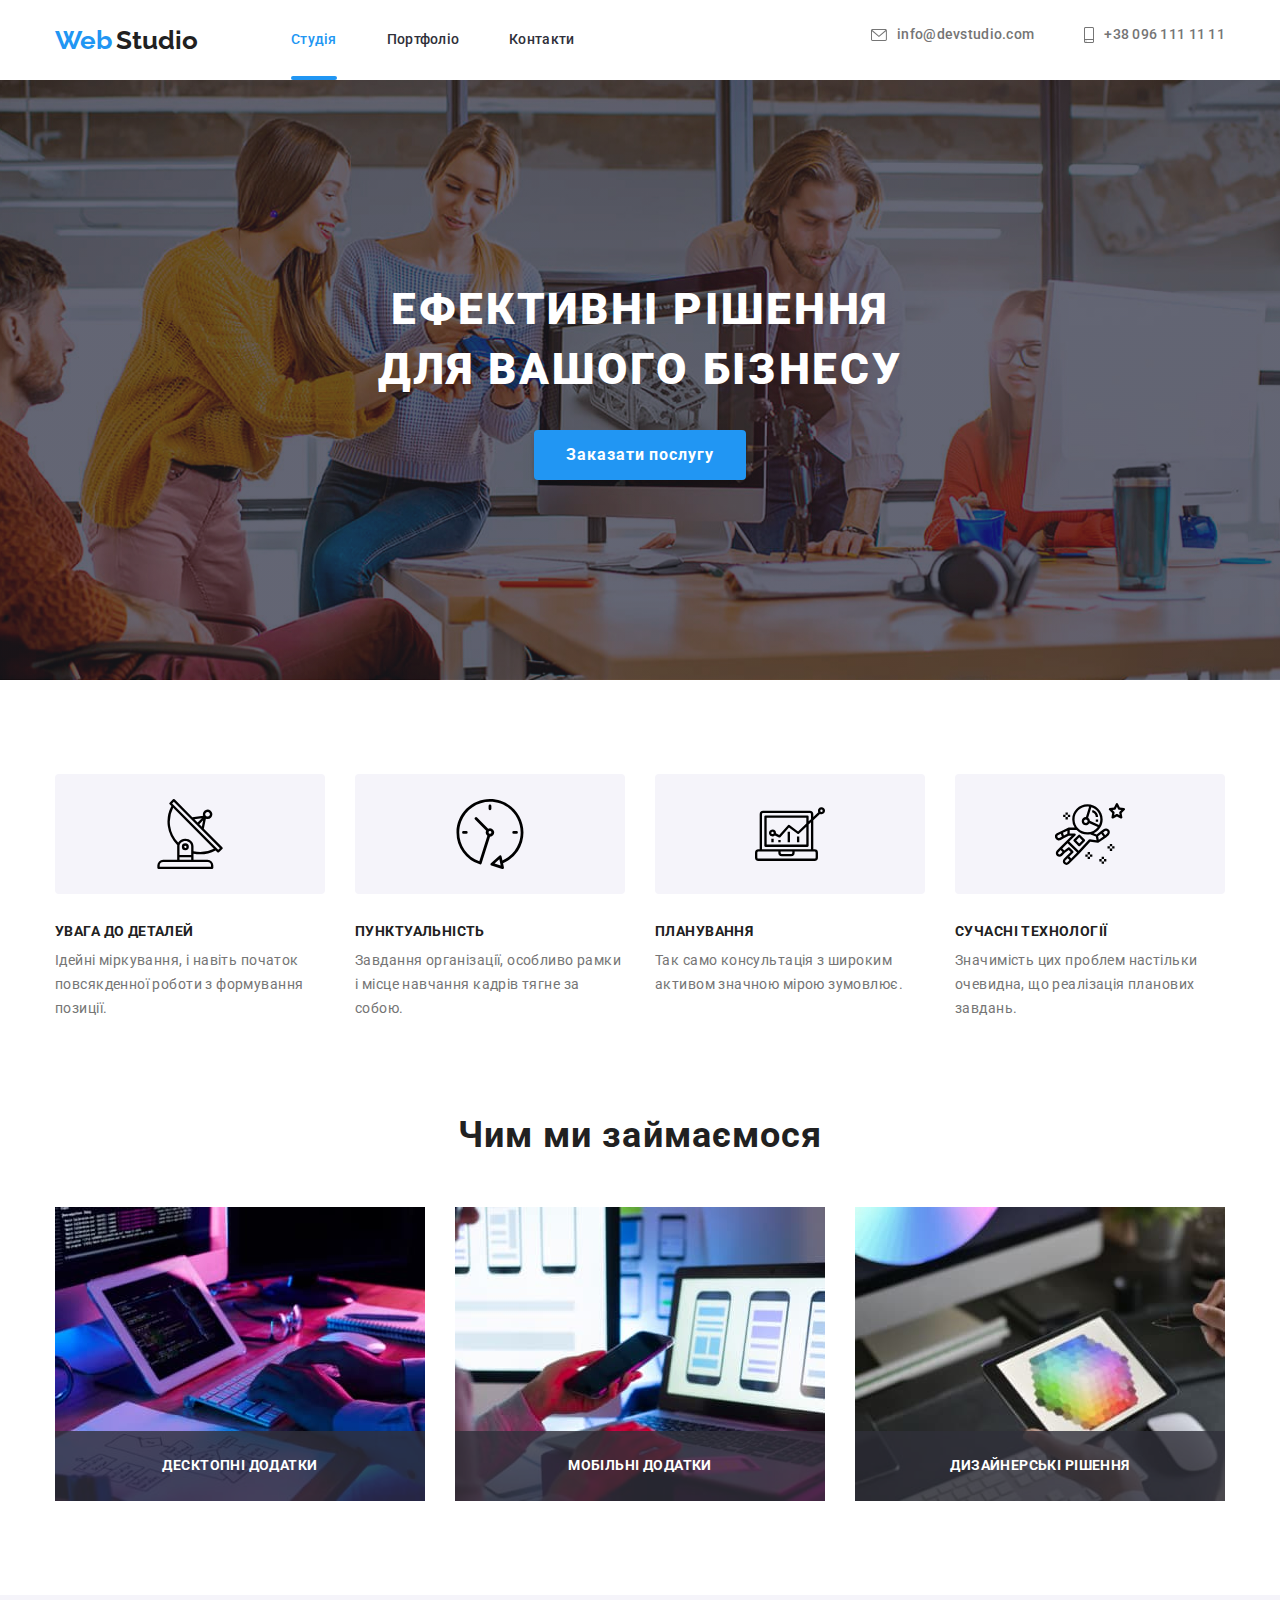
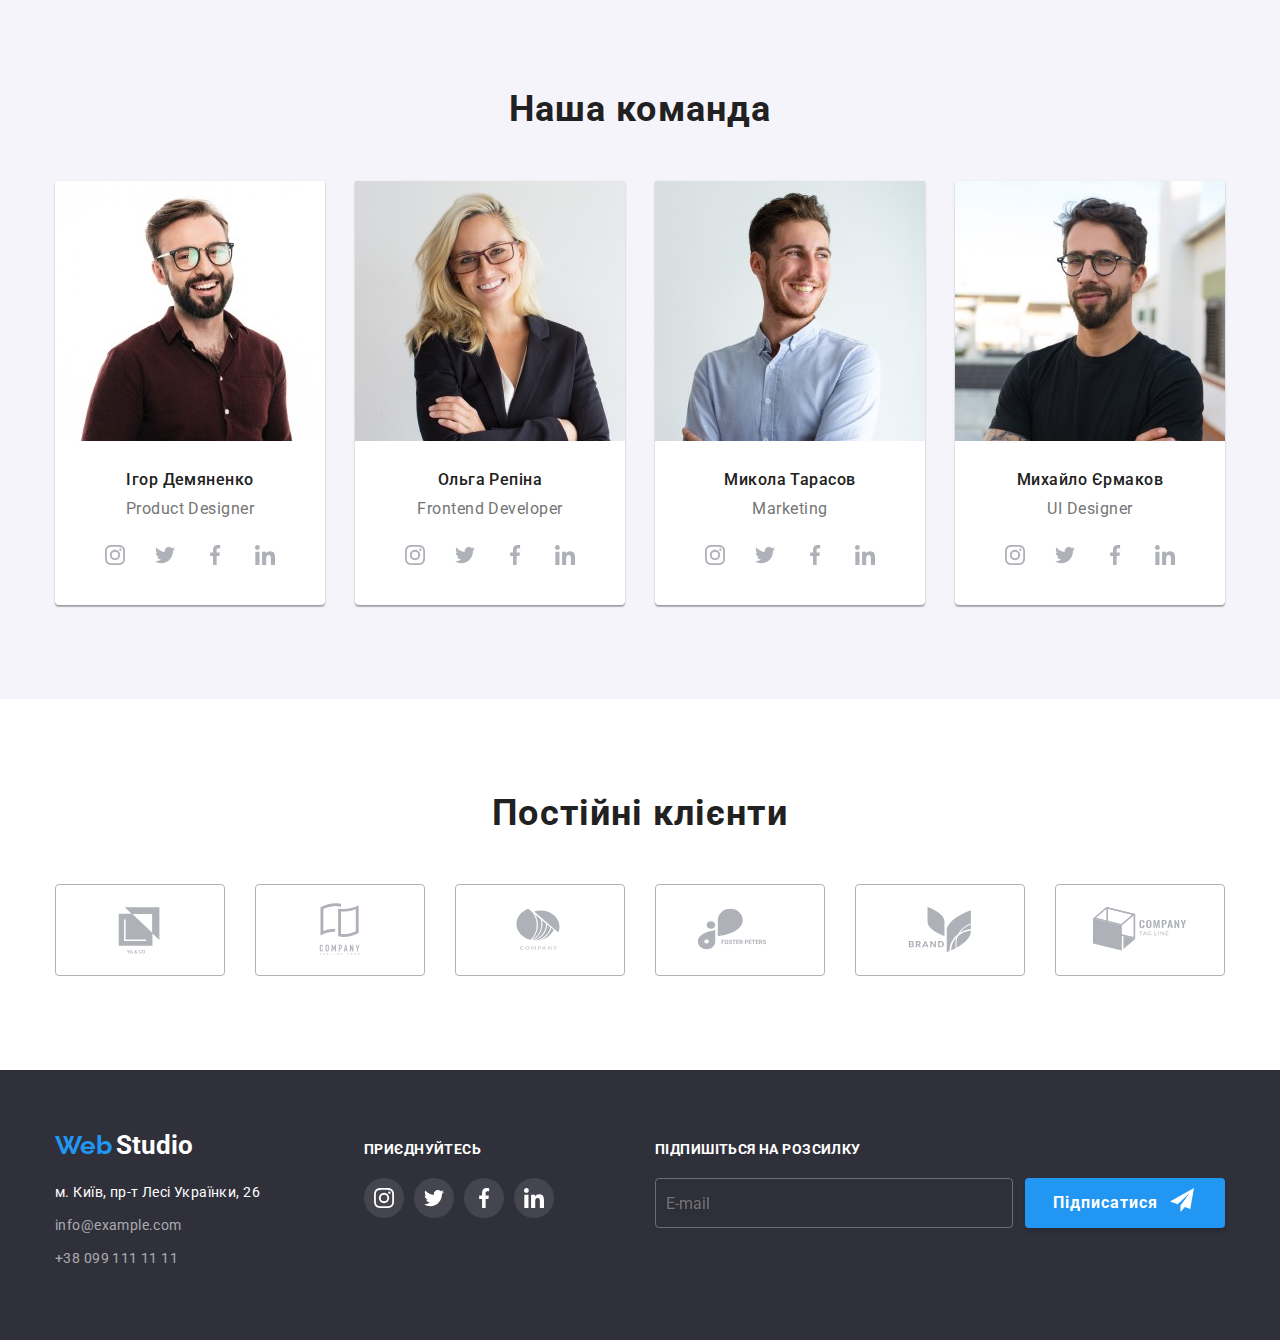
<file: index.html>
<!DOCTYPE html>
<html lang="uk">
    <head>
        <meta charset="UTF-8" />
        <meta http-equiv="X-UA-Compatible" content="IE=edge" />
        <meta name="viewport" content="width=device-width, inital-scale=1.0" />
        <title>Document</title>
        <link rel="preconnect" href="https://fonts.googleapis.com" />
        <link rel="preconnect" href="https://fonts.gstatic.com" crossorigin />
        <link
            href="https://fonts.googleapis.com/css2?family=Raleway:wght@700&family=Roboto:wght@400;500;700;900&display=swap"
            rel="stylesheet"
        />
        <link
            rel="stylesheet"
            href="https://cdnjs.cloudflare.com/ajax/libs/modern-normalize/1.0.0/modern-normalize.min.css"
        />
        <link rel="stylesheet" href="./css/main.min.css" />
    </head>

    <body>
        <header class="header">
            <div class="container header__container">
                <a href="./index.html" class="logo link">
                    <span class="logo__blue">Web</span>
                    <span class="logo__black">Studio</span>
                </a>
                <nav class="nav">
                    <ul class="nav__list list">
                        <li class="nav__item">
                            <a
                                class="nav__link nav__link--current link"
                                href="./index.html"
                                >Студія</a
                            >
                        </li>
                        <li class="nav__item">
                            <a class="link nav__link" href="./portfolio.html"
                                >Портфоліо</a
                            >
                        </li>
                        <li class="nav__item">
                            <a class="link nav__link" href="#contacts"
                                >Контакти</a
                            >
                        </li>
                    </ul>
                </nav>
                <ul class="contacts__list list">
                    <li class="contacts__item">
                        <a
                            class="contacts__link"
                            href="maito:info@devstudio.com"
                        >
                            <svg class="contacts__icon" width="16" height="12">
                                <use href="./images/icons.svg#envelope"></use>
                            </svg>
                            info@devstudio.com
                        </a>
                    </li>
                    <li class="contacts__item">
                        <a class="contacts__link" href="tel:+380961111111">
                            <svg class="contacts__icon" width="10" height="16">
                                <use href="./images/icons.svg#smartphone"></use>
                            </svg>
                            +38 096 111 11 11
                        </a>
                    </li>
                </ul>
                <button class="header__button" type="button" data-menu-open>
                    <svg class="icon" width="40" height="40">
                        <use href="./images/icons.svg#menu-button"></use>
                    </svg>
                </button>
            </div>
        </header>

        <main class="main">
            <section class="intro">
                <div class="container intro__container">
                    <h1 class="intro__title">
                        ЕФЕКТИВНІ РІШЕННЯ <br />
                        ДЛЯ ВАШОГО БІЗНЕСУ
                    </h1>
                    <button type="button" class="intro__btn" data-modal-open>
                        Заказати послугу
                    </button>
                </div>
            </section>

            <section class="about">
                <div class="container about__container">
                    <ul class="about__list list">
                        <li class="about__item">
                            <a class="about__logo">
                                <svg
                                    class="about__items"
                                    width="70"
                                    height="70"
                                >
                                    <use
                                        href="./images/icons.svg#antenna"
                                    ></use>
                                </svg>
                            </a>
                            <h3 class="about__title">Увага до деталей</h3>
                            <p class="about__description">
                                Ідейні міркування, і навіть початок повсякденної
                                роботи з формування позиції.
                            </p>
                        </li>
                        <li class="about__item">
                            <a class="about__logo"
                                ><svg
                                    class="about__items"
                                    width="70"
                                    height="70"
                                >
                                    <use href="./images/icons.svg#clock"></use>
                                </svg>
                            </a>
                            <h3 class="about__title">Пунктуальність</h3>
                            <p class="about__description">
                                Завдання організації, особливо рамки і місце
                                навчання кадрів тягне за собою.
                            </p>
                        </li>
                        <li class="about__item">
                            <a class="about__logo">
                                <svg
                                    class="about__items"
                                    width="70"
                                    height="70"
                                >
                                    <use
                                        href="./images/icons.svg#diagram"
                                    ></use>
                                </svg>
                            </a>
                            <h3 class="about__title">Планування</h3>
                            <p class="about__description">
                                Так само консультація з широким активом значною
                                мірою зумовлює.
                            </p>
                        </li>
                        <li class="about__item">
                            <a class="about__logo">
                                <svg
                                    class="about__items"
                                    width="70"
                                    height="70"
                                >
                                    <use
                                        href="./images/icons.svg#astronaut"
                                    ></use>
                                </svg>
                            </a>
                            <h3 class="about__title">Сучасні технології</h3>
                            <p class="about__description">
                                Значимість цих проблем настільки очевидна, що
                                реалізація планових завдань.
                            </p>
                        </li>
                    </ul>
                </div>
            </section>
            <section class="work">
                <div class="container work__container">
                    <h2 class="work__title">Чим ми займаємося</h2>
                    <ul class="work__list">
                        <li class="work__item">
                            <img
                                class="work__img"
                                src="images/about/layout.jpg"
                                alt="верстка"
                                width="370"
                            />
                            <div class="over__box">
                                <p class="over__text">Десктопні додатки</p>
                            </div>
                        </li>

                        <li class="work__item">
                            <img
                                class="work__img"
                                src="images/about/design.jpg"
                                alt="дизайн"
                                width="370"
                            />
                            <div class="over__box">
                                <p class="over__text">Мобільні додатки</p>
                            </div>
                        </li>

                        <li class="work__item">
                            <img
                                class="work__img"
                                src="images/about/external-design.jpg"
                                alt="зовнішнє оформлення"
                                width="370"
                            />
                            <div class="over__box">
                                <p class="over__text">Дизайнерські рішення</p>
                            </div>
                        </li>
                    </ul>
                </div>
            </section>

            <!-- Team section -->
            <section class="team">
                <div class="container team__container">
                    <h2 class="team__title">Наша команда</h2>
                    <ul class="team__list list">
                        <li class="team__item">
                            <!-- Teg picture -->
                            <picture>
                                <source
                                    media="(min-width: 1200px)"
                                    srcset="
                                        ./images/team/img-1@1x_lg.webp 1x,
                                        ./images/team/img-1@2x_lg.webp 2x
                                    "
                                    type="image/webp"
                                />
                                <source
                                    media="(min-width: 1200px)"
                                    srcset="
                                        ./images/team/img-1@1x_lg.jpg 1x,
                                        ./images/team/img-1@2x_lg.jpg 2x
                                    "
                                    type="image/jpg"
                                />
                                <source
                                    media="(min-width: 768px)"
                                    srcset="
                                        ./images/team/img-1@1x_md.webp 1x,
                                        ./images/team/img-1@2x_md.webp 2x
                                    "
                                    type="image/webp"
                                />
                                <source
                                    media="(min-width: 768px)"
                                    srcset="
                                        ./images/team/img-1@1x_md.jpg 1x,
                                        ./images/team/img-1@2x_md.jpg 2x
                                    "
                                    type="image/jpg"
                                />
                                <source
                                    media="(max-width: 767px)"
                                    srcset="
                                        ./images/team/img-1@1x_sm.webp 1x,
                                        ./images/team/img-1@2x_sm.webp 2x
                                    "
                                    type="image/webp"
                                />
                                <source
                                    media="(max-width: 767px)"
                                    srcset="
                                        ./images/team/img-1@1x_sm.jpg 1x,
                                        ./images/team/img-1@2x_sm.jpg 2x
                                    "
                                    type="image/jpg"
                                />
                                <img
                                    class="team__img"
                                    src="./images/team/img-1@1x_sm.jpg"
                                    alt="посміхаючийся хлопчина"
                                    width="100%"
                                />
                            </picture>
                            <div class="member__info">
                                <h3 class="member__title">Ігор Демяненко</h3>
                                <p class="member__description">
                                    Product Designer
                                </p>
                                <ul class="member__socials-list">
                                    <li>
                                        <a
                                            class="link member__social-link"
                                            href="https://www.instagram.com/"
                                            target="_blank"
                                            rel="noopener noreferrer"
                                        >
                                            <svg
                                                class="member__social-icon"
                                                width="20"
                                                height="20"
                                            >
                                                <use
                                                    href="./images/icons.svg#instagram"
                                                ></use>
                                            </svg>
                                        </a>
                                    </li>
                                    <li>
                                        <a
                                            class="member__social-link link"
                                            href="https://twitter.com/"
                                            target="_blank"
                                            rel="noopener noreferrer"
                                        >
                                            <svg
                                                class="member__social-icon"
                                                width="20"
                                                height="20"
                                            >
                                                <use
                                                    href="./images/icons.svg#twitter"
                                                ></use>
                                            </svg>
                                        </a>
                                    </li>
                                    <li>
                                        <a
                                            class="member__social-link link"
                                            href="https://www.facebook.com/"
                                            target="_blank"
                                            rel="noopener noreferrer"
                                        >
                                            <svg
                                                class="member__social-icon"
                                                width="20"
                                                height="20"
                                            >
                                                <use
                                                    href="./images/icons.svg#facebook"
                                                ></use>
                                            </svg>
                                        </a>
                                    </li>
                                    <li>
                                        <a
                                            class="member__social-link link"
                                            href="https://www.linkedin.com/"
                                            target="_blank"
                                            rel="noopener noreferrer"
                                        >
                                            <svg
                                                class="member__social-icon"
                                                width="20"
                                                height="20"
                                            >
                                                <use
                                                    href="./images/icons.svg#linkedin"
                                                ></use>
                                            </svg>
                                        </a>
                                    </li>
                                </ul>
                            </div>
                        </li>
                        <li class="team__item">
                            <picture>
                                <source
                                    media="(min-width: 1200px)"
                                    srcset="
                                        ./images/team/img-2@1x_lg.webp 1x,
                                        ./images/team/img-2@2x_lg.webp 2x
                                    "
                                    type="image/webp"
                                />
                                <source
                                    media="(min-width: 1200px)"
                                    srcset="
                                        ./images/team/img-2@1x_lg.jpg 1x,
                                        ./images/team/img-2@2x_lg.jpg 2x
                                    "
                                    type="image/jpg"
                                />
                                <source
                                    media="(min-width: 768px)"
                                    srcset="
                                        ./images/team/img-2@1x_md.webp 1x,
                                        ./images/team/img-2@2x_md.webp 2x
                                    "
                                    type="image/webp"
                                />
                                <source
                                    media="(min-width: 768px)"
                                    srcset="
                                        ./images/team/img-2@1x_md.jpg 1x,
                                        ./images/team/img-2@2x_md.jpg 2x
                                    "
                                    type="image/jpg"
                                />
                                <source
                                    media="(max-width: 767px)"
                                    srcset="
                                        ./images/team/img-2@1x_sm.webp 1x,
                                        ./images/team/img-2@2x_sm.webp 2x
                                    "
                                    type="image/webp"
                                />
                                <source
                                    media="(max-width: 767px)"
                                    srcset="
                                        ./images/team/img-2@1x_sm.jpg 1x,
                                        ./images/team/img-2@2x_sm.jpg 2x
                                    "
                                    type="image/jpg"
                                />
                                <img
                                    class="team__img"
                                    src="./images/team/img-2@1x_sm.jpg"
                                    alt="красива дівчина"
                                    width="100%"
                                />
                            </picture>
                            <div class="member__info">
                                <h3 class="member__title">Ольга Репіна</h3>
                                <p class="member__description">
                                    Frontend Developer
                                </p>
                                <ul class="member__socials-list">
                                    <li>
                                        <a
                                            class="member__social-link link"
                                            href="https://www.instagram.com/"
                                            target="_blank"
                                            rel="noopener noreferrer"
                                        >
                                            <svg
                                                class="member__social-icon"
                                                width="20"
                                                height="20"
                                            >
                                                <use
                                                    href="./images/icons.svg#instagram"
                                                ></use>
                                            </svg>
                                        </a>
                                    </li>
                                    <li>
                                        <a
                                            class="member__social-link link"
                                            href="https://twitter.com/"
                                            target="_blank"
                                            rel="noopener noreferrer"
                                        >
                                            <svg
                                                class="member__social-icon"
                                                width="20"
                                                height="20"
                                            >
                                                <use
                                                    href="./images/icons.svg#twitter"
                                                ></use>
                                            </svg>
                                        </a>
                                    </li>
                                    <li>
                                        <a
                                            class="member__social-link link"
                                            href="https://www.facebook.com/"
                                            target="_blank"
                                            rel="noopener noreferrer"
                                        >
                                            <svg
                                                class="member__social-icon"
                                                width="20"
                                                height="20"
                                            >
                                                <use
                                                    href="./images/icons.svg#facebook"
                                                ></use>
                                            </svg>
                                        </a>
                                    </li>
                                    <li>
                                        <a
                                            class="member__social-link link"
                                            href="https://www.linkedin.com/"
                                            target="_blank"
                                            rel="noopener noreferrer"
                                        >
                                            <svg
                                                class="member__social-icon"
                                                width="20"
                                                height="20"
                                            >
                                                <use
                                                    href="./images/icons.svg#linkedin"
                                                ></use>
                                            </svg>
                                        </a>
                                    </li>
                                </ul>
                            </div>
                        </li>
                        <li class="team__item">
                            <picture>
                                <source
                                    media="(min-width: 1200px)"
                                    srcset="
                                        ./images/team/img-3@1x_lg.webp 1x,
                                        ./images/team/img-3@2x_lg.webp 2x
                                    "
                                    type="image/webp"
                                />
                                <source
                                    media="(min-width: 1200px)"
                                    srcset="
                                        ./images/team/img-3@1x_lg.jpg 1x,
                                        ./images/team/img-3@2x_lg.jpg 2x
                                    "
                                    type="image/jpg"
                                />
                                <source
                                    media="(min-width: 768px)"
                                    srcset="
                                        ./images/team/img-3@1x_md.webp 1x,
                                        ./images/team/img-3@2x_md.webp 2x
                                    "
                                    type="image/webp"
                                />
                                <source
                                    media="(min-width: 768px)"
                                    srcset="
                                        ./images/team/img-3@1x_md.jpg 1x,
                                        ./images/team/img-3@2x_md.jpg 2x
                                    "
                                    type="image/jpg"
                                />
                                <source
                                    media="(max-width: 767px)"
                                    srcset="
                                        ./images/team/img-3@1x_sm.webp 1x,
                                        ./images/team/img-3@2x_sm.webp 2x
                                    "
                                    type="image/webp"
                                />
                                <source
                                    media="(max-width: 767px)"
                                    srcset="
                                        ./images/team/img-3@1x_sm.jpg 1x,
                                        ./images/team/img-3@2x_sm.jpg 2x
                                    "
                                    type="image/jpg"
                                />
                                <img
                                    class="team__img"
                                    src="./images/team/img-3@1x_sm.jpg"
                                    alt="хлопець в голубій сорочці"
                                    width="100%"
                                />
                            </picture>
                            <div class="member__info">
                                <h3 class="member__title">Микола Тарасов</h3>
                                <p class="member__description">Marketing</p>
                                <ul class="member__socials-list">
                                    <li>
                                        <a
                                            class="member__social-link link"
                                            href="https://www.instagram.com/"
                                            target="_blank"
                                            rel="noopener noreferrer"
                                        >
                                            <svg
                                                class="member__social-icon"
                                                width="20"
                                                height="20"
                                            >
                                                <use
                                                    href="./images/icons.svg#instagram"
                                                ></use>
                                            </svg>
                                        </a>
                                    </li>
                                    <li>
                                        <a
                                            class="member__social-link link"
                                            href="https://twitter.com/"
                                            target="_blank"
                                            rel="noopener noreferrer"
                                        >
                                            <svg
                                                class="member__social-icon"
                                                width="20"
                                                height="20"
                                            >
                                                <use
                                                    href="./images/icons.svg#twitter"
                                                ></use>
                                            </svg>
                                        </a>
                                    </li>
                                    <li>
                                        <a
                                            class="member__social-link link"
                                            href="https://www.facebook.com/"
                                            target="_blank"
                                            rel="noopener noreferrer"
                                        >
                                            <svg
                                                class="member__social-icon"
                                                width="20"
                                                height="20"
                                            >
                                                <use
                                                    href="./images/icons.svg#facebook"
                                                ></use>
                                            </svg>
                                        </a>
                                    </li>
                                    <li>
                                        <a
                                            class="member__social-link link"
                                            href="https://www.linkedin.com/"
                                            target="_blank"
                                            rel="noopener noreferrer"
                                        >
                                            <svg
                                                class="member__social-icon"
                                                width="20"
                                                height="20"
                                            >
                                                <use
                                                    href="./images/icons.svg#linkedin"
                                                ></use>
                                            </svg>
                                        </a>
                                    </li>
                                </ul>
                            </div>
                        </li>
                        <li class="team__item">
                            <picture>
                                <source
                                    media="(min-width: 1200px)"
                                    srcset="
                                        ./images/team/img-4@1x_lg.webp 1x,
                                        ./images/team/img-4@2x_lg.webp 2x
                                    "
                                    type="image/webp"
                                />
                                <source
                                    media="(min-width: 1200px)"
                                    srcset="
                                        ./images/team/img-4@1x_lg.jpg 1x,
                                        ./images/team/img-4@2x_lg.jpg 2x
                                    "
                                    type="image/jpg"
                                />
                                <source
                                    media="(min-width: 768px)"
                                    srcset="
                                        ./images/team/img-4@1x_md.webp 1x,
                                        ./images/team/img-4@2x_md.webp 2x
                                    "
                                    type="image/webp"
                                />
                                <source
                                    media="(min-width: 768px)"
                                    srcset="
                                        ./images/team/img-4@1x_md.jpg 1x,
                                        ./images/team/img-4@2x_md.jpg 2x
                                    "
                                    type="image/jpg"
                                />
                                <source
                                    media="(max-width: 767px)"
                                    srcset="
                                        ./images/team/img-4@1x_sm.webp 1x,
                                        ./images/team/img-4@2x_sm.webp 2x
                                    "
                                    type="image/webp"
                                />
                                <source
                                    media="(max-width: 767px)"
                                    srcset="
                                        ./images/team/img-4@1x_sm.jpg 1x,
                                        ./images/team/img-4@2x_sm.jpg 2x
                                    "
                                    type="image/jpg"
                                />
                                <img
                                    class="team__img"
                                    src="./images/team/img-4@1x_sm.jpg"
                                    alt="хлопець в чорній футболці"
                                    width="100%"
                                />
                            </picture>
                            <div class="member__info">
                                <h3 class="member__title">Михайло Єрмаков</h3>
                                <p class="member__description">UI Designer</p>
                                <ul class="member__socials-list">
                                    <li>
                                        <a
                                            class="member__social-link link"
                                            href="https://www.instagram.com/"
                                            target="_blank"
                                            rel="noopener noreferrer"
                                        >
                                            <svg
                                                class="member__social-icon"
                                                width="20"
                                                height="20"
                                            >
                                                <use
                                                    href="./images/icons.svg#instagram"
                                                ></use>
                                            </svg>
                                        </a>
                                    </li>
                                    <li>
                                        <a
                                            class="member__social-link link"
                                            href="https://twitter.com/"
                                            target="_blank"
                                            rel="noopener noreferrer"
                                        >
                                            <svg
                                                class="member__social-icon"
                                                width="20"
                                                height="20"
                                            >
                                                <use
                                                    href="./images/icons.svg#twitter"
                                                ></use>
                                            </svg>
                                        </a>
                                    </li>
                                    <li>
                                        <a
                                            class="member__social-link link"
                                            href="https://www.facebook.com/"
                                            target="_blank"
                                            rel="noopener noreferrer"
                                        >
                                            <svg
                                                class="member__social-icon"
                                                width="20"
                                                height="20"
                                            >
                                                <use
                                                    href="./images/icons.svg#facebook"
                                                ></use>
                                            </svg>
                                        </a>
                                    </li>
                                    <li>
                                        <a
                                            class="member__social-link link"
                                            href="https://www.linkedin.com/"
                                            target="_blank"
                                            rel="noopener noreferrer"
                                        >
                                            <svg
                                                class="member__social-icon"
                                                width="20"
                                                height="20"
                                            >
                                                <use
                                                    href="./images/icons.svg#linkedin"
                                                ></use>
                                            </svg>
                                        </a>
                                    </li>
                                </ul>
                            </div>
                        </li>
                    </ul>
                </div>
            </section>

            <!-- Clients section -->
            <section class="clients">
                <div class="clients__container container">
                    <h2 class="clients__title">Постійні клієнти</h2>
                    <ul class="clients__list">
                        <li class="clients__item">
                            <a
                                class="clients__link link"
                                href=""
                                target="_blank"
                                rel="noopener noreferrer"
                            >
                                <svg
                                    class="clients__icon"
                                    width="106"
                                    height="60"
                                >
                                    <use href="./images/icons.svg#logo"></use>
                                </svg>
                            </a>
                        </li>
                        <li class="clients__item">
                            <a
                                class="clients__link link"
                                href=""
                                target="_blank"
                                rel="noopener noreferrer"
                            >
                                <svg
                                    class="clients__icon"
                                    width="106"
                                    height="60"
                                >
                                    <use href="./images/icons.svg#logo-1"></use>
                                </svg>
                            </a>
                        </li>
                        <li class="clients__item">
                            <a
                                class="clients__link link"
                                href=""
                                target="_blank"
                                rel="noopener noreferrer"
                            >
                                <svg
                                    class="clients__icon"
                                    width="106"
                                    height="60"
                                >
                                    <use href="./images/icons.svg#logo-2"></use>
                                </svg>
                            </a>
                        </li>
                        <li class="clients__item">
                            <a
                                class="clients__link link"
                                href=""
                                target="_blank"
                                rel="noopener noreferrer"
                            >
                                <svg
                                    class="clients__icon"
                                    width="106"
                                    height="60"
                                >
                                    <use href="./images/icons.svg#logo-3"></use>
                                </svg>
                            </a>
                        </li>
                        <li class="clients__item">
                            <a
                                class="clients__link link"
                                href=""
                                target="_blank"
                                rel="noopener noreferrer"
                            >
                                <svg
                                    class="clients__icon"
                                    width="106"
                                    height="60"
                                >
                                    <use href="./images/icons.svg#logo-4"></use>
                                </svg>
                            </a>
                        </li>
                        <li class="clients__item">
                            <a
                                class="clients__link link"
                                href=""
                                target="_blank"
                                rel="noopener noreferrer"
                            >
                                <svg
                                    class="clients__icon"
                                    width="106"
                                    height="60"
                                >
                                    <use href="./images/icons.svg#logo-5"></use>
                                </svg>
                            </a>
                        </li>
                    </ul>
                </div>
            </section>
        </main>

        <!-- Footer section -->
        <footer class="footer">
            <div class="container footer__container">
                <div class="footer__contacts">
                    <a href="./index.html" class="logo link">
                        <span class="logo__blue">Web</span>
                        <span class="logo__white">Studio</span>
                    </a>
                    <address class="footer__address">
                        <ul class="footer__address-list list">
                            <li class="footer__address-item">
                                <a
                                    class="link footer__address-link"
                                    href="https://goo.gl/maps/iQmKH1w8t5VS9SMZ7"
                                    target="_blank"
                                    rel="noopener noferrer"
                                    >м. Київ, пр-т Лесі Українки, 26</a
                                >
                            </li>
                            <li class="footer__address-item">
                                <a
                                    class="footer__address-contact link"
                                    href="mailto:info@example.com"
                                    >info@example.com</a
                                >
                            </li>
                            <li class="footer__address-item">
                                <a
                                    class="footer__address-contact link"
                                    href="tel:+380991111111"
                                    >+38 099 111 11 11</a
                                >
                            </li>
                        </ul>
                    </address>
                </div>
                <div class="footer__socials">
                    <h2 class="footer__socials-title">приєднуйтесь</h2>
                    <ul class="footer__socials-list">
                        <li class="footer__socials-link">
                            <a
                                class="footer__social-link link"
                                href="https://www.instagram.com/"
                                target="_blank"
                                rel="noopener noreferrer"
                            >
                                <svg
                                    class="footer__social-icon"
                                    width="20"
                                    height="20"
                                >
                                    <use
                                        href="./images/icons.svg#instagram"
                                    ></use>
                                </svg>
                            </a>
                        </li>
                        <li>
                            <a
                                class="footer__social-link link"
                                href="https://twitter.com/"
                                target="_blank"
                                rel="noopener noreferrer"
                            >
                                <svg
                                    class="footer__social-icon"
                                    width="20"
                                    height="20"
                                >
                                    <use
                                        href="./images/icons.svg#twitter"
                                    ></use>
                                </svg>
                            </a>
                        </li>
                        <li>
                            <a
                                class="footer__social-link link"
                                href="https://www.facebook.com/"
                                target="_blank"
                                rel="noopener noreferrer"
                            >
                                <svg
                                    class="footer__social-icon"
                                    width="20"
                                    height="20"
                                >
                                    <use
                                        href="./images/icons.svg#facebook"
                                    ></use>
                                </svg>
                            </a>
                        </li>
                        <li>
                            <a
                                class="footer__social-link link"
                                href="https://www.linkedin.com/"
                                target="_blank"
                                rel="noopener noreferrer"
                            >
                                <svg
                                    class="footer__social-icon"
                                    width="20"
                                    height="20"
                                >
                                    <use
                                        href="./images/icons.svg#linkedin"
                                    ></use>
                                </svg>
                            </a>
                        </li>
                    </ul>
                </div>
                <form class="footer__form">
                    <h3 class="footer__title">Підпишіться на розсилку</h3>
                    <ul class="footer__subscribe list">
                        <li>
                            <label class="footer__subscribe-label">
                                <input
                                    class="footer__subscribe-input"
                                    type="email"
                                    name="user-email"
                                    placeholder="E-mail"
                                />
                            </label>
                        </li>
                        <li>
                            <button class="footer__subscribe-btn">
                                Підписатися
                                <svg
                                    class="footer__subscribe-btn-icon"
                                    width="24"
                                    height="24"
                                >
                                    <use href="./images/icons.svg#send"></use>
                                </svg>
                            </button>
                        </li>
                    </ul>
                </form>
            </div>
        </footer>
        <!--Modal window-->
        <div class="backdrop is-hidden" data-modal>
            <div class="modal">
                <button class="modal__btn" data-modal-close>
                    <svg class="modal__icon" width="11" height="11">
                        <use href="./images/icons.svg#close"></use>
                    </svg>
                </button>

                <form class="register__form">
                    <strong class="register__title"
                        >Залиште свої дані, ми вам передзвонимо</strong
                    >
                    <div class="register__form-group" role="group">
                        <label class="register__group">
                            <span class="register__label">Ім'я</span>
                            <input
                                class="register__input"
                                type="text"
                                name="user-name"
                            />
                            <svg class="register__icon" width="18" height="18">
                                <use href="./images/icons.svg#person"></use>
                            </svg>
                        </label>
                        <label class="register__group">
                            <span class="register__label">Телефон</span>
                            <input
                                class="register__input"
                                type="tel"
                                name="user-tel"
                            />
                            <svg class="register__icon" width="18" height="18">
                                <use href="./images/icons.svg#phone"></use>
                            </svg>
                        </label>
                        <label class="register__group">
                            <span class="register__label">Пошта</span>
                            <input
                                class="register__input"
                                type="email"
                                name="user-email"
                            />
                            <svg class="register__icon" width="18" height="18">
                                <use href="./images/icons.svg#email"></use>
                            </svg>
                        </label>
                        <label class="register__group">
                            <span class="register__label">Коментар</span>
                            <textarea
                                class="register__area"
                                name="user-coment"
                                rows="5"
                                placeholder="Введіть текст"
                            ></textarea>
                        </label>
                    </div>

                    <label class="checkbox__label">
                        <input
                            class="checkbox__input visually-hidden"
                            type="checkbox"
                            name="user-license"
                        />
                        <svg class="checkbox__icon" width="16" height="15">
                            <use
                                class="checkbox__icon--uncheck"
                                href="./images/icons.svg#uncheck"
                            ></use>
                            <use
                                class="checkbox__icon--check"
                                href="./images/icons.svg#check"
                            ></use>
                        </svg>
                        <span class="checkbox__text"
                            >Погоджуюся з розсилкою та приймаю
                            <a class="checkbox__link" href="">Умови договору</a>
                        </span>
                    </label>
                    <button class="checkbox__btn" type="submit">
                        Відправити
                    </button>
                </form>
            </div>
        </div>

        <!-- Mobile menu -->
        <div class="menu-overlay is-open" data-menu>
            <div class="menu-container">
                <button class="menu-button" type="button" data-menu-close>
                    <svg class="menu-icon" width="40px" height="40px">
                        <use href="./images/icons.svg#menu-close"></use>
                    </svg>
                </button>
                <ul class="menu__list list">
                    <li class="menu__item item">
                        <a
                            class="menu__link menu__link--current link"
                            href="./index.html"
                            >Студія</a
                        >
                    </li>
                    <li class="menu__item item">
                        <a class="menu__link link" href="./portfolio.html"
                            >Портфоліо</a
                        >
                    </li>
                    <li class="menu__item item">
                        <a class="menu__link link" href="#contacts">Контакти</a>
                    </li>
                </ul>
                <ul class="menu__contact-list list">
                    <li class="menu__contact-item">
                        <a
                            class="menu__contact-phone link"
                            href="tel:+380961111111"
                            >+38 096 111 11 11</a
                        >
                    </li>
                    <li class="menu__contact-item">
                        <a
                            class="menu__contact-email link"
                            href="email:info@devstudio.com"
                            >info@devstudio.com</a
                        >
                    </li>
                </ul>
                <ul class="menu__socials-list list">
                    <li class="menu__socials-item">
                        <a
                            class="menu__socials-link link"
                            href="https://www.instagram.com/"
                            >Instagram</a
                        >
                    </li>
                    <li class="menu__socials-item">
                        <a
                            class="menu__socials-link link"
                            href="https://twitter.com"
                            >Twitter</a
                        >
                    </li>
                    <li class="menu__socials-item">
                        <a
                            class="menu__socials-link link"
                            href="https://www.facebook.com/"
                            >Facebook</a
                        >
                    </li>
                    <li class="menu__socials-item">
                        <a
                            class="menu__socials-link link"
                            href="https://www.linkedin.com"
                            >LinkedIn</a
                        >
                    </li>
                </ul>
            </div>
        </div>
        <script src="./js/modal.js"></script>
        <script src="./js/mobile-menu.js"></script>
    </body>
</html>
</file>
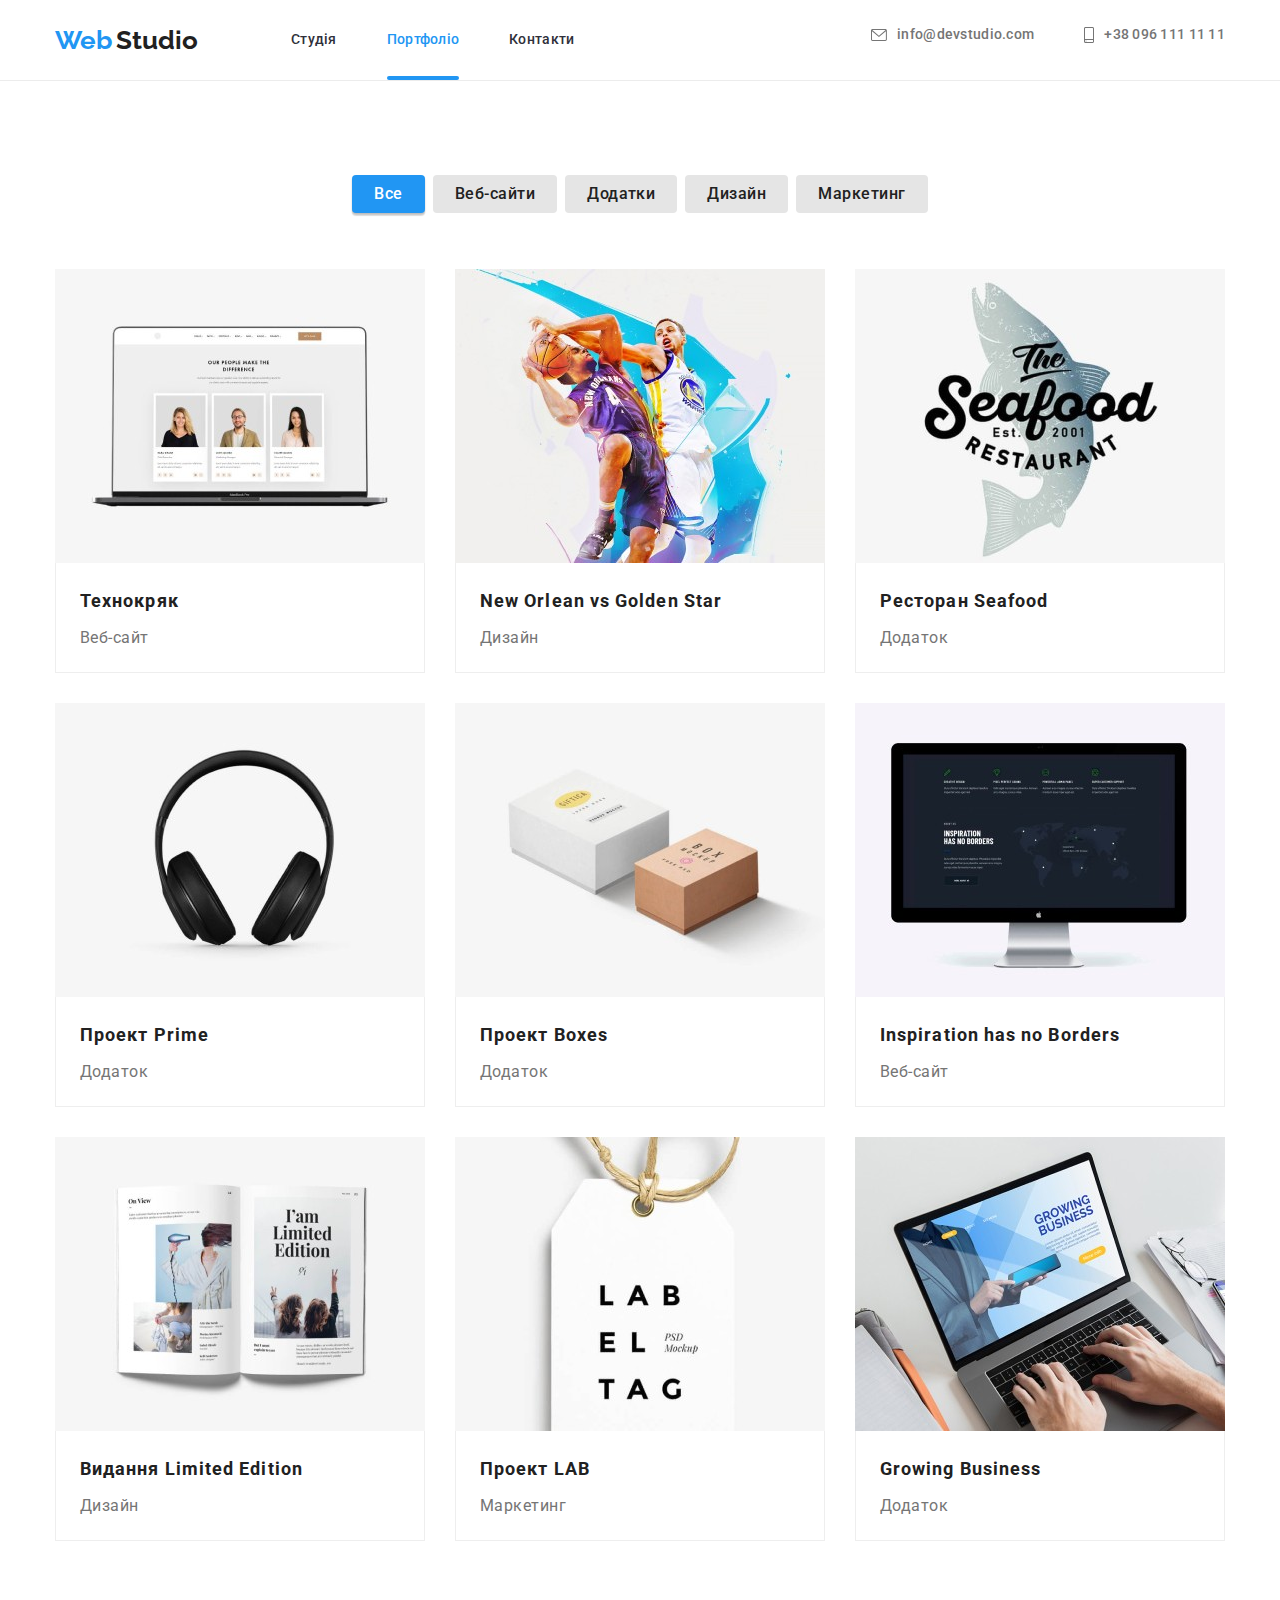
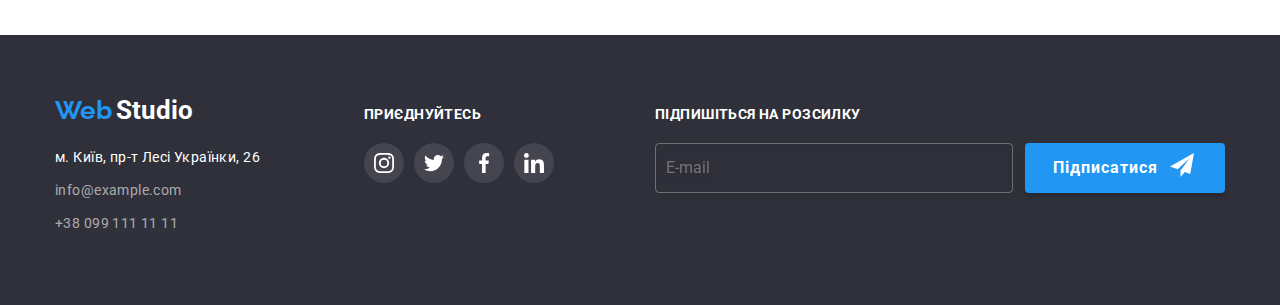
<file: portfolio.html>
<!DOCTYPE html>
<html lang="uk">
    <head>
        <meta charset="UTF-8" />
        <meta http-equiv="X-UA-Compatible" content="IE=edge" />
        <meta name="viewport" content="width=device-width, inital-scale=1.0" />
        <title>Document</title>
        <link rel="preconnect" href="https://fonts.googleapis.com" />
        <link rel="preconnect" href="https://fonts.gstatic.com" crossorigin />
        <link
            href="https://fonts.googleapis.com/css2?family=Raleway:wght@700&family=Roboto:wght@400;500;700;900&display=swap"
            rel="stylesheet"
        />
        <link
            rel="stylesheet"
            href="https://cdnjs.cloudflare.com/ajax/libs/modern-normalize/1.0.0/modern-normalize.min.css"
        />
        <link rel="stylesheet" href="./css/main.min.css" />
    </head>

    <body>
        <header class="header border">
            <div class="container header__container">
                <a href="./index.html" class="logo link">
                    <span class="logo__blue">Web</span>
                    <span class="logo__black">Studio</span>
                </a>
                <nav class="nav">
                    <ul class="nav__list list">
                        <li class="nav__item">
                            <a class="nav__link link" href="./index.html"
                                >Студія</a
                            >
                        </li>
                        <li class="nav__item">
                            <a
                                class="link nav__link nav__link--current"
                                href="./portfolio.html"
                                >Портфоліо</a
                            >
                        </li>
                        <li class="nav__item">
                            <a class="link nav__link" href="#contacts"
                                >Контакти</a
                            >
                        </li>
                    </ul>
                </nav>
                <ul class="contacts__list list">
                    <li class="contacts__item">
                        <a
                            class="contacts__link"
                            href="maito:info@devstudio.com"
                        >
                            <svg class="contacts__icon" width="16" height="12">
                                <use href="./images/icons.svg#envelope"></use>
                            </svg>
                            info@devstudio.com
                        </a>
                    </li>
                    <li class="contacts__item">
                        <a class="contacts__link" href="tel:+380961111111">
                            <svg class="contacts__icon" width="10" height="16">
                                <use href="./images/icons.svg#smartphone"></use>
                            </svg>
                            +38 096 111 11 11
                        </a>
                    </li>
                </ul>
                <button class="header__button" type="button" data-menu-open>
                    <svg class="icon" width="40" height="40">
                        <use href="./images/icons.svg#menu-button"></use>
                    </svg>
                </button>
            </div>
        </header>

        <main>
            <!--Hero section-->
            <section class="hero">
                <h1 class="visually-hidden">Портфоліо</h1>
                <div class="container__hero container">
                    <ul class="hero__list list">
                        <li>
                            <button
                                type="button"
                                class="hero__btn hero__btn--primary"
                            >
                                Все
                            </button>
                        </li>
                        <li>
                            <button
                                type="button"
                                class="hero__btn hero__btn--secondary"
                            >
                                Веб-сайти
                            </button>
                        </li>
                        <li>
                            <button
                                type="button"
                                class="hero__btn hero__btn--secondary"
                            >
                                Додатки
                            </button>
                        </li>
                        <li>
                            <button
                                type="button"
                                class="hero__btn hero__btn--secondary"
                            >
                                Дизайн
                            </button>
                        </li>
                        <li>
                            <button
                                type="button"
                                class="hero__btn hero__btn--secondary"
                            >
                                Маркетинг
                            </button>
                        </li>
                    </ul>
                    <ul class="portfolio__list list">
                        <li class="portfolio__item">
                            <div class="portfolio__overlay">
                                <picture>
                                    <source
                                        media="(min-width: 1200px)"
                                        srcset="
                                            ./images/portfolio/img-1_lg@1x.webp 1x,
                                            ./images/portfolio/img-1_lg@2x.webp 2x
                                        "
                                        type="image/webp"
                                    />
                                    <source
                                        media="(min-width: 1200px)"
                                        srcset="
                                            ./images/portfolio/img-1_lg@1x.jpg 1x,
                                            ./images/portfolio/img-1_lg@2x.jpg 2x
                                        "
                                        type="image/jpg"
                                    />
                                    <source
                                        media="(min-width: 768px)"
                                        srcset="
                                            ./images/portfolio/img-1_md@1x.webp 1x,
                                            ./images/portfolio/img-1_md@2x.webp 2x
                                        "
                                        type="image/webp"
                                    />
                                    <source
                                        media="(min-width: 768px)"
                                        srcset="
                                            ./images/portfolio/img-1_md@1x.jpg 1x,
                                            ./images/portfolio/img-1_md@2x.jpg 2x
                                        "
                                        type="image/jpg"
                                    />
                                    <source
                                        media="(max-width: 767px)"
                                        srcset="
                                            ./images/portfolio/img-1_sm@1x.webp 1x,
                                            ./images/portfolio/img-1_sm@2x.webp 2x
                                        "
                                        type="image/webp"
                                    />
                                    <source
                                        media="(max-width: 767px)"
                                        srcset="
                                            ./images/portfolio/img-1_sm@1x.jpg 1x,
                                            ./images/portfolio/img-1_sm@2x.jpg 2x
                                        "
                                        type="image/jpg"
                                    />
                                    <img
                                        class="portfolio__img"
                                        src="./images/portfolio/img-1_sm@1x.jpg"
                                        alt="Технокряк"
                                        height="100%"
                                        width="100%"
                                    />
                                </picture>
                                <div class="portfolio__overlay-card">
                                    <p class="portfolio__overlay-text">
                                        Ресурс пропонує комплексні пропозиції з
                                        різним рівнем функціоналу та сервісів.
                                        Все це дозволить відвідувачу отримати
                                        вичерпні відомості про компанію чи
                                        приватну особу.
                                    </p>
                                </div>
                            </div>
                            <div class="portfolio__card">
                                <h2 class="portfolio__title">Технокряк</h2>
                                <p class="portfolio__description">Веб-сайт</p>
                            </div>
                        </li>
                        <li class="portfolio__item">
                            <div class="portfolio__overlay">
                                <picture>
                                    <source
                                        media="(min-width: 1200px)"
                                        srcset="
                                            ./images/portfolio/img-2_lg@1x.webp 1x,
                                            ./images/portfolio/img-2_lg@2x.webp 2x
                                        "
                                        type="image/webp"
                                    />
                                    <source
                                        media="(min-width: 1200px)"
                                        srcset="
                                            ./images/portfolio/img-2_lg@1x.jpg 1x,
                                            ./images/portfolio/img-2_lg@2x.jpg 2x
                                        "
                                        type="image/jpg"
                                    />
                                    <source
                                        media="(min-width: 768px)"
                                        srcset="
                                            ./images/portfolio/img-2_md@1x.webp 1x,
                                            ./images/portfolio/img-2_md@2x.webp 2x
                                        "
                                        type="image/webp"
                                    />
                                    <source
                                        media="(min-width: 768px)"
                                        srcset="
                                            ./images/portfolio/img-2_md@1x.jpg 1x,
                                            ./images/portfolio/img-2_md@2x.jpg 2x
                                        "
                                        type="image/jpg"
                                    />
                                    <source
                                        media="(max-width: 767px)"
                                        srcset="
                                            ./images/portfolio/img-2_sm@1x.webp 1x,
                                            ./images/portfolio/img-2_sm@2x.webp 2x
                                        "
                                        type="image/webp"
                                    />
                                    <source
                                        media="(max-width: 767px)"
                                        srcset="
                                            ./images/portfolio/img-2_sm@1x.jpg 1x,
                                            ./images/portfolio/img-2_sm@2x.jpg 2x
                                        "
                                        type="image/jpg"
                                    />
                                    <img
                                        class="portfolio__img"
                                        src="./images/portfolio/img-2_sm@1x.jpg"
                                        alt="игра между мужчинами"
                                        height="100%"
                                        width="100%"
                                    />
                                </picture>
                                <div class="portfolio__overlay-card">
                                    <p class="portfolio__overlay-text">
                                        Ресурс пропонує комплексні пропозиції з
                                        різним рівнем функціоналу та сервісів.
                                        Все це дозволить відвідувачу отримати
                                        вичерпні відомості про компанію чи
                                        приватну особу.
                                    </p>
                                </div>
                            </div>
                            <div class="portfolio__card">
                                <h2 class="portfolio__title">
                                    New Orlean vs Golden Star
                                </h2>
                                <p class="portfolio__description">Дизайн</p>
                            </div>
                        </li>
                        <li class="portfolio__item">
                            <div class="portfolio__overlay">
                                <picture>
                                    <source
                                        media="(min-width: 1200px)"
                                        srcset="
                                            ./images/portfolio/img-3_lg@1x.webp 1x,
                                            ./images/portfolio/img-3_lg@2x.webp 2x
                                        "
                                        type="image/webp"
                                    />
                                    <source
                                        media="(min-width: 1200px)"
                                        srcset="
                                            ./images/portfolio/img-3_lg@1x.jpg 1x,
                                            ./images/portfolio/img-3_lg@2x.jpg 2x
                                        "
                                        type="image/jpg"
                                    />
                                    <source
                                        media="(min-width: 768px)"
                                        srcset="
                                            ./images/portfolio/img-3_md@1x.webp 1x,
                                            ./images/portfolio/img-3_md@2x.webp 2x
                                        "
                                        type="image/webp"
                                    />
                                    <source
                                        media="(min-width: 768px)"
                                        srcset="
                                            ./images/portfolio/img-3_md@1x.jpg 1x,
                                            ./images/portfolio/img-3_md@2x.jpg 2x
                                        "
                                        type="image/jpg"
                                    />
                                    <source
                                        media="(max-width: 767px)"
                                        srcset="
                                            ./images/portfolio/img-3_sm@1x.webp 1x,
                                            ./images/portfolio/img-3_sm@2x.webp 2x
                                        "
                                        type="image/webp"
                                    />
                                    <source
                                        media="(max-width: 767px)"
                                        srcset="
                                            ./images/portfolio/img-3_sm@1x.jpg 1x,
                                            ./images/portfolio/img-3_sm@2x.jpg 2x
                                        "
                                        type="image/jpg"
                                    />
                                    <img
                                        class="portfolio__img"
                                        src="./images/portfolio/img-3_sm@1x.jpg"
                                        alt="рыбный ресторан"
                                        height="100%"
                                        width="100%"
                                    />
                                </picture>
                                <div class="portfolio__overlay-card">
                                    <p class="portfolio__overlay-text">
                                        Ресурс пропонує комплексні пропозиції з
                                        різним рівнем функціоналу та сервісів.
                                        Все це дозволить відвідувачу отримати
                                        вичерпні відомості про компанію чи
                                        приватну особу.
                                    </p>
                                </div>
                            </div>
                            <div class="portfolio__card">
                                <h2 class="portfolio__title">
                                    Ресторан Seafood
                                </h2>
                                <p class="portfolio__description">Додаток</p>
                            </div>
                        </li>
                        <li class="portfolio__item">
                            <div class="portfolio__overlay">
                                <picture>
                                    <source
                                        media="(min-width: 1200px)"
                                        srcset="
                                            ./images/portfolio/img-4_lg@1x.webp 1x,
                                            ./images/portfolio/img-4_lg@2x.webp 2x
                                        "
                                        type="image/webp"
                                    />
                                    <source
                                        media="(min-width: 1200px)"
                                        srcset="
                                            ./images/portfolio/img-4_lg@1x.jpg 1x,
                                            ./images/portfolio/img-4_lg@2x.jpg 2x
                                        "
                                        type="image/jpg"
                                    />
                                    <source
                                        media="(min-width: 768px)"
                                        srcset="
                                            ./images/portfolio/img-4_md@1x.webp 1x,
                                            ./images/portfolio/img-4_md@2x.webp 2x
                                        "
                                        type="image/webp"
                                    />
                                    <source
                                        media="(min-width: 768px)"
                                        srcset="
                                            ./images/portfolio/img-4_md@1x.jpg 1x,
                                            ./images/portfolio/img-4_md@2x.jpg 2x
                                        "
                                        type="image/jpg"
                                    />
                                    <source
                                        media="(max-width: 767px)"
                                        srcset="
                                            ./images/portfolio/img-4_sm@1x.webp 1x,
                                            ./images/portfolio/img-4_sm@2x.webp 2x
                                        "
                                        type="image/webp"
                                    />
                                    <source
                                        media="(max-width: 767px)"
                                        srcset="
                                            ./images/portfolio/img-4_sm@1x.jpg 1x,
                                            ./images/portfolio/img-4_sm@2x.jpg 2x
                                        "
                                        type="image/jpg"
                                    />
                                    <img
                                        class="portfolio__img"
                                        src="./images/portfolio/img-4_sm@1x.jpg"
                                        alt="наушники"
                                        height="100%"
                                        width="100%"
                                    />
                                </picture>
                                <div class="portfolio__overlay-card">
                                    <p class="portfolio__overlay-text">
                                        Ресурс пропонує комплексні пропозиції з
                                        різним рівнем функціоналу та сервісів.
                                        Все це дозволить відвідувачу отримати
                                        вичерпні відомості про компанію чи
                                        приватну особу.
                                    </p>
                                </div>
                            </div>

                            <div class="portfolio__card">
                                <h2 class="portfolio__title">Проект Prime</h2>
                                <p class="portfolio__description">Додаток</p>
                            </div>
                        </li>
                        <li class="portfolio__item">
                            <div class="portfolio__overlay">
                                <picture>
                                    <source
                                        media="(min-width: 1200px)"
                                        srcset="
                                            ./images/portfolio/img-5_lg@1x.webp 1x,
                                            ./images/portfolio/img-5_lg@2x.webp 2x
                                        "
                                        type="image/webp"
                                    />
                                    <source
                                        media="(min-width: 1200px)"
                                        srcset="
                                            ./images/portfolio/img-5_lg@1x.jpg 1x,
                                            ./images/portfolio/img-5_lg@2x.jpg 2x
                                        "
                                        type="image/jpg"
                                    />
                                    <source
                                        media="(min-width: 768px)"
                                        srcset="
                                            ./images/portfolio/img-5_md@1x.webp 1x,
                                            ./images/portfolio/img-5_md@2x.webp 2x
                                        "
                                        type="image/webp"
                                    />
                                    <source
                                        media="(min-width: 768px)"
                                        srcset="
                                            ./images/portfolio/img-5_md@1x.jpg 1x,
                                            ./images/portfolio/img-5_md@2x.jpg 2x
                                        "
                                        type="image/jpg"
                                    />
                                    <source
                                        media="(max-width: 767px)"
                                        srcset="
                                            ./images/portfolio/img-5_sm@1x.webp 1x,
                                            ./images/portfolio/img-5_sm@2x.webp 2x
                                        "
                                        type="image/webp"
                                    />
                                    <source
                                        media="(max-width: 767px)"
                                        srcset="
                                            ./images/portfolio/img-5_sm@1x.jpg 1x,
                                            ./images/portfolio/img-5_sm@2x.jpg 2x
                                        "
                                        type="image/jpg"
                                    />
                                    <img
                                        class="portfolio__img"
                                        src="./images/portfolio/img-5_sm@1x.jpg"
                                        alt="боксы"
                                        height="100%"
                                        width="100%"
                                    />
                                </picture>
                                <div class="portfolio__overlay-card">
                                    <p class="portfolio__overlay-text">
                                        Ресурс пропонує комплексні пропозиції з
                                        різним рівнем функціоналу та сервісів.
                                        Все це дозволить відвідувачу отримати
                                        вичерпні відомості про компанію чи
                                        приватну особу.
                                    </p>
                                </div>
                            </div>

                            <div class="portfolio__card">
                                <h2 class="portfolio__title">Проект Boxes</h2>
                                <p class="portfolio__description">Додаток</p>
                            </div>
                        </li>
                        <li class="portfolio__item">
                            <div class="portfolio__overlay">
                                <picture>
                                    <source
                                        media="(min-width: 1200px)"
                                        srcset="
                                            ./images/portfolio/img-6_lg@1x.webp 1x,
                                            ./images/portfolio/img-6_lg@2x.webp 2x
                                        "
                                        type="image/webp"
                                    />
                                    <source
                                        media="(min-width: 1200px)"
                                        srcset="
                                            ./images/portfolio/img-6_lg@1x.jpg 1x,
                                            ./images/portfolio/img-6_lg@2x.jpg 2x
                                        "
                                        type="image/jpg"
                                    />
                                    <source
                                        media="(min-width: 768px)"
                                        srcset="
                                            ./images/portfolio/img-6_md@1x.webp 1x,
                                            ./images/portfolio/img-6_md@2x.webp 2x
                                        "
                                        type="image/webp"
                                    />
                                    <source
                                        media="(min-width: 768px)"
                                        srcset="
                                            ./images/portfolio/img-6_md@1x.jpg 1x,
                                            ./images/portfolio/img-6_md@2x.jpg 2x
                                        "
                                        type="image/jpg"
                                    />
                                    <source
                                        media="(max-width: 767px)"
                                        srcset="
                                            ./images/portfolio/img-6_sm@1x.webp 1x,
                                            ./images/portfolio/img-6_sm@2x.webp 2x
                                        "
                                        type="image/webp"
                                    />
                                    <source
                                        media="(max-width: 767px)"
                                        srcset="
                                            ./images/portfolio/img-6_sm@1x.jpg 1x,
                                            ./images/portfolio/img-6_sm@2x.jpg 2x
                                        "
                                        type="image/jpg"
                                    />
                                    <img
                                        class="portfolio__img"
                                        src="./images/portfolio/img-6_sm@1x.jpg"
                                        alt="монитор"
                                        height="100%"
                                        width="100%"
                                    />
                                </picture>
                                <div class="portfolio__overlay-card">
                                    <p class="portfolio__overlay-text">
                                        Ресурс пропонує комплексні пропозиції з
                                        різним рівнем функціоналу та сервісів.
                                        Все це дозволить відвідувачу отримати
                                        вичерпні відомості про компанію чи
                                        приватну особу.
                                    </p>
                                </div>
                            </div>

                            <div class="portfolio__card">
                                <h2 class="portfolio__title">
                                    Inspiration has no Borders
                                </h2>
                                <p class="portfolio__description">Веб-сайт</p>
                            </div>
                        </li>
                        <li class="portfolio__item">
                            <div class="portfolio__overlay">
                                <picture>
                                    <source
                                        media="(min-width: 1200px)"
                                        srcset="
                                            ./images/portfolio/img-7_lg@1x.webp 1x,
                                            ./images/portfolio/img-7_lg@2x.webp 2x
                                        "
                                        type="image/webp"
                                    />
                                    <source
                                        media="(min-width: 1200px)"
                                        srcset="
                                            ./images/portfolio/img-7_lg@1x.jpg 1x,
                                            ./images/portfolio/img-7_lg@2x.jpg 2x
                                        "
                                        type="image/jpg"
                                    />
                                    <source
                                        media="(min-width: 768px)"
                                        srcset="
                                            ./images/portfolio/img-7_md@1x.webp 1x,
                                            ./images/portfolio/img-7_md@2x.webp 2x
                                        "
                                        type="image/webp"
                                    />
                                    <source
                                        media="(min-width: 768px)"
                                        srcset="
                                            ./images/portfolio/img-7_md@1x.jpg 1x,
                                            ./images/portfolio/img-7_md@2x.jpg 2x
                                        "
                                        type="image/jpg"
                                    />
                                    <source
                                        media="(max-width: 767px)"
                                        srcset="
                                            ./images/portfolio/img-7_sm@1x.webp 1x,
                                            ./images/portfolio/img-7_sm@2x.webp 2x
                                        "
                                        type="image/webp"
                                    />
                                    <source
                                        media="(max-width: 767px)"
                                        srcset="
                                            ./images/portfolio/img-7_sm@1x.jpg 1x,
                                            ./images/portfolio/img-7_sm@2x.jpg 2x
                                        "
                                        type="image/jpg"
                                    />
                                    <img
                                        class="portfolio__img"
                                        src="./images/portfolio/img-7_sm@1x.jpg"
                                        alt="журнал"
                                        height="100%"
                                        width="100%"
                                    />
                                </picture>
                                <div class="portfolio__overlay-card">
                                    <p class="portfolio__overlay-text">
                                        Ресурс пропонує комплексні пропозиції з
                                        різним рівнем функціоналу та сервісів.
                                        Все це дозволить відвідувачу отримати
                                        вичерпні відомості про компанію чи
                                        приватну особу.
                                    </p>
                                </div>
                            </div>

                            <div class="portfolio__card">
                                <h2 class="portfolio__title">
                                    Видання Limited Edition
                                </h2>
                                <p class="portfolio__description">Дизайн</p>
                            </div>
                        </li>
                        <li class="portfolio__item">
                            <div class="portfolio__overlay">
                                <picture>
                                    <source
                                        media="(min-width: 1200px)"
                                        srcset="
                                            ./images/portfolio/img-8_lg@1x.webp 1x,
                                            ./images/portfolio/img-8_lg@2x.webp 2x
                                        "
                                        type="image/webp"
                                    />
                                    <source
                                        media="(min-width: 1200px)"
                                        srcset="
                                            ./images/portfolio/img-8_lg@1x.jpg 1x,
                                            ./images/portfolio/img-8_lg@2x.jpg 2x
                                        "
                                        type="image/jpg"
                                    />
                                    <source
                                        media="(min-width: 768px)"
                                        srcset="
                                            ./images/portfolio/img-8_md@1x.webp 1x,
                                            ./images/portfolio/img-8_md@2x.webp 2x
                                        "
                                        type="image/webp"
                                    />
                                    <source
                                        media="(min-width: 768px)"
                                        srcset="
                                            ./images/portfolio/img-8_md@1x.jpg 1x,
                                            ./images/portfolio/img-8_md@2x.jpg 2x
                                        "
                                        type="image/jpg"
                                    />
                                    <source
                                        media="(max-width: 767px)"
                                        srcset="
                                            ./images/portfolio/img-8_sm@1x.webp 1x,
                                            ./images/portfolio/img-8_sm@2x.webp 2x
                                        "
                                        type="image/webp"
                                    />
                                    <source
                                        media="(max-width: 767px)"
                                        srcset="
                                            ./images/portfolio/img-8_sm@1x.jpg 1x,
                                            ./images/portfolio/img-8_sm@2x.jpg 2x
                                        "
                                        type="image/jpg"
                                    />
                                    <img
                                        class="portfolio__img"
                                        src="./images/portfolio/img-8_sm@1x.jpg"
                                        alt="ярлык"
                                        height="100%"
                                        width="100%"
                                    />
                                </picture>
                                <div class="portfolio__overlay-card">
                                    <p class="portfolio__overlay-text">
                                        Ресурс пропонує комплексні пропозиції з
                                        різним рівнем функціоналу та сервісів.
                                        Все це дозволить відвідувачу отримати
                                        вичерпні відомості про компанію чи
                                        приватну особу.
                                    </p>
                                </div>
                            </div>

                            <div class="portfolio__card">
                                <h2 class="portfolio__title">Проект LAB</h2>
                                <p class="portfolio__description">Маркетинг</p>
                            </div>
                        </li>
                        <li class="portfolio__item">
                            <div class="portfolio__overlay">
                                <picture>
                                    <source
                                        media="(min-width: 1200px)"
                                        srcset="
                                            ./images/portfolio/img-9_lg@1x.webp 1x,
                                            ./images/portfolio/img-9_lg@2x.webp 2x
                                        "
                                        type="image/webp"
                                    />
                                    <source
                                        media="(min-width: 1200px)"
                                        srcset="
                                            ./images/portfolio/img-9_lg@1x.jpg 1x,
                                            ./images/portfolio/img-9_lg@2x.jpg 2x
                                        "
                                        type="image/jpg"
                                    />
                                    <source
                                        media="(min-width: 768px)"
                                        srcset="
                                            ./images/portfolio/img-9_md@1x.webp 1x,
                                            ./images/portfolio/img-9_md@2x.webp 2x
                                        "
                                        type="image/webp"
                                    />
                                    <source
                                        media="(min-width: 768px)"
                                        srcset="
                                            ./images/portfolio/img-9_md@1x.jpg 1x,
                                            ./images/portfolio/img-9_md@2x.jpg 2x
                                        "
                                        type="image/jpg"
                                    />
                                    <source
                                        media="(max-width: 767px)"
                                        srcset="
                                            ./images/portfolio/img-9_sm@1x.webp 1x,
                                            ./images/portfolio/img-9_sm@2x.webp 2x
                                        "
                                        type="image/webp"
                                    />
                                    <source
                                        media="(max-width: 767px)"
                                        srcset="
                                            ./images/portfolio/img-9_sm@1x.jpg 1x,
                                            ./images/portfolio/img-9_sm@2x.jpg 2x
                                        "
                                        type="image/jpg"
                                    />
                                    <img
                                        class="portfolio__img"
                                        src="./images/portfolio/img-9_sm@1x.jpg"
                                        alt="ноутбук"
                                        height="100%"
                                        width="100%"
                                    />
                                </picture>
                                <div class="portfolio__overlay-card">
                                    <p class="portfolio__overlay-text">
                                        Ресурс пропонує комплексні пропозиції з
                                        різним рівнем функціоналу та сервісів.
                                        Все це дозволить відвідувачу отримати
                                        вичерпні відомості про компанію чи
                                        приватну особу.
                                    </p>
                                </div>
                            </div>

                            <div class="portfolio__card">
                                <h2 class="portfolio__title">
                                    Growing Business
                                </h2>
                                <p class="portfolio__description">Додаток</p>
                            </div>
                        </li>
                    </ul>
                </div>
            </section>
        </main>

        <footer class="footer">
            <div class="container footer__container">
                <div class="footer__contacts">
                    <a href="./index.html" class="logo link">
                        <span class="logo__blue">Web</span>
                        <span class="logo__white">Studio</span>
                    </a>
                    <address class="footer__address">
                        <ul class="footer__address-list list">
                            <li class="footer__address-item">
                                <a
                                    class="link footer__address-link"
                                    href="https://goo.gl/maps/iQmKH1w8t5VS9SMZ7"
                                    target="_blank"
                                    rel="noopener noferrer"
                                    >м. Київ, пр-т Лесі Українки, 26</a
                                >
                            </li>
                            <li class="footer__address-item">
                                <a
                                    class="footer__address-contact link"
                                    href="mailto:info@example.com"
                                    >info@example.com</a
                                >
                            </li>
                            <li class="footer__address-item">
                                <a
                                    class="footer__address-contact link"
                                    href="tel:+380991111111"
                                    >+38 099 111 11 11</a
                                >
                            </li>
                        </ul>
                    </address>
                </div>
                <div class="footer__socials">
                    <h2 class="footer__socials-title">приєднуйтесь</h2>
                    <ul class="footer__socials-list">
                        <li class="footer__socials-link">
                            <a
                                class="footer__social-link link"
                                href="https://www.instagram.com/"
                                target="_blank"
                                rel="noopener noreferrer"
                            >
                                <svg
                                    class="footer__social-icon"
                                    width="20"
                                    height="20"
                                >
                                    <use
                                        href="./images/icons.svg#instagram"
                                    ></use>
                                </svg>
                            </a>
                        </li>
                        <li>
                            <a
                                class="footer__social-link link"
                                href="https://twitter.com/"
                                target="_blank"
                                rel="noopener noreferrer"
                            >
                                <svg
                                    class="footer__social-icon"
                                    width="20"
                                    height="20"
                                >
                                    <use
                                        href="./images/icons.svg#twitter"
                                    ></use>
                                </svg>
                            </a>
                        </li>
                        <li>
                            <a
                                class="footer__social-link link"
                                href="https://www.facebook.com/"
                                target="_blank"
                                rel="noopener noreferrer"
                            >
                                <svg
                                    class="footer__social-icon"
                                    width="20"
                                    height="20"
                                >
                                    <use
                                        href="./images/icons.svg#facebook"
                                    ></use>
                                </svg>
                            </a>
                        </li>
                        <li>
                            <a
                                class="footer__social-link link"
                                href="https://www.linkedin.com/"
                                target="_blank"
                                rel="noopener noreferrer"
                            >
                                <svg
                                    class="footer__social-icon"
                                    width="20"
                                    height="20"
                                >
                                    <use
                                        href="./images/icons.svg#linkedin"
                                    ></use>
                                </svg>
                            </a>
                        </li>
                    </ul>
                </div>
                <form class="footer__form">
                    <h3 class="footer__title">Підпишіться на розсилку</h3>
                    <ul class="footer__subscribe list">
                        <li>
                            <label class="footer__subscribe-label">
                                <input
                                    class="footer__subscribe-input"
                                    type="email"
                                    name="user-email"
                                    placeholder="E-mail"
                                />
                            </label>
                        </li>
                        <li>
                            <button class="footer__subscribe-btn">
                                Підписатися
                                <svg
                                    class="footer__subscribe-btn-icon"
                                    width="24"
                                    height="24"
                                >
                                    <use href="./images/icons.svg#send"></use>
                                </svg>
                            </button>
                        </li>
                    </ul>
                </form>
            </div>
        </footer>

        <!-- Mobile menu -->
        <div class="menu-overlay is-open" data-menu>
            <div class="menu-container">
                <button class="menu-button" type="button" data-menu-close>
                    <svg class="menu-icon" width="40px" height="40px">
                        <use href="./images/icons.svg#menu-close"></use>
                    </svg>
                </button>
                <ul class="menu__list list">
                    <li class="menu__item item">
                        <a class="menu__link link" href="./index.html"
                            >Студія</a
                        >
                    </li>
                    <li class="menu__item item">
                        <a
                            class="menu__link menu__link--current link"
                            href="./portfolio.html"
                            >Портфоліо</a
                        >
                    </li>
                    <li class="menu__item item">
                        <a class="menu__link link" href="#contacts">Контакти</a>
                    </li>
                </ul>
                <ul class="menu__contact-list list">
                    <li class="menu__contact-item">
                        <a
                            class="menu__contact-phone link"
                            href="tel:+380961111111"
                            >+38 096 111 11 11</a
                        >
                    </li>
                    <li class="menu__contact-item">
                        <a
                            class="menu__contact-email link"
                            href="email:info@devstudio.com"
                            >info@devstudio.com</a
                        >
                    </li>
                </ul>
                <ul class="menu__socials-list list">
                    <li class="menu__socials-item">
                        <a
                            class="menu__socials-link link"
                            href="https://www.instagram.com/"
                            >Instagram</a
                        >
                    </li>
                    <li class="menu__socials-item">
                        <a
                            class="menu__socials-link link"
                            href="https://twitter.com"
                            >Twitter</a
                        >
                    </li>
                    <li class="menu__socials-item">
                        <a
                            class="menu__socials-link link"
                            href="https://www.facebook.com/"
                            >Facebook</a
                        >
                    </li>
                    <li class="menu__socials-item">
                        <a
                            class="menu__socials-link link"
                            href="https://www.linkedin.com"
                            >LinkedIn</a
                        >
                    </li>
                </ul>
            </div>
        </div>

        <!-- Script -->
        <script src="./js/mobile-menu.js"></script>
    </body>
</html>
</file>
<file: css/main.min.css>
:root{--common-white: #ffffff;--primary-background-color-grey: #e5e5e5;--primary-background-color-dark: #2f303a;--primary-background-color-white: var(--common-white);--primary-text-color-dark: #212121;--primary-text-color-white: var(--common-white);--secondary-text-color: #757575;--primary-footer-text-color: var(--common-white);--secondary-footer-text-color: rgba(255, 255, 255, 0.6);--color-blue: #2196f3;--portfolio-item-border-color: #eeeeee;--protfolio-border-color: #ececec;--background-icons-color: #f5f4fa;--team-backgound-color: #f5f4fa;--social-icon-primary-color: #afb1b8;--social-icon-on-hover-color: var(--color-blue);--social-icon-footer-primary-color: rgba(255, 255, 255, 0.1);--anim-cubic: 250ms cubic-bezier(0.4, 0, 0.2, 1)}.visually-hidden{position:absolute;width:1px;height:1px;margin:-1px;border:0;padding:0;white-space:nowrap;-webkit-clip-path:inset(100%);clip-path:inset(100%);clip:rect(0, 0, 0, 0);overflow:hidden}body{background-color:var(--primary-background-color-white);font-family:"Roboto",sans-serif}html{-webkit-box-sizing:border-box;box-sizing:border-box}img{display:block}*,*::before,*::after{-webkit-box-sizing:inherit;box-sizing:inherit}h1,h2,h3,h4,h5,h6,p,ul,li{margin:0;padding:0}.border{border-bottom:1px solid var(--protfolio-border-color)}.button{border-radius:4px;border:none}.checkbox__label{display:-webkit-box;display:-ms-flexbox;display:flex;-webkit-box-align:center;-ms-flex-align:center;align-items:center;-webkit-box-pack:center;-ms-flex-pack:center;justify-content:center;gap:8px;margin-bottom:30px}.checkbox__input{opacity:0}.checkbox__input:checked+.checkbox__icon .checkbox__icon--uncheck{opacity:0;-webkit-transition:opacity var(--anim-cubic);transition:opacity var(--anim-cubic)}.checkbox__input:checked+.checkbox__icon .checkbox__icon--check{opacity:1}.checkbox__input:hover+.checkbox__icon .checkbox__icon--uncheck,.checkbox__input:focus+.checkbox__icon .checkbox__icon--uncheck{fill:var(--color-blue)}.checkbox__icon--check{opacity:0;fill:var(--anim-cubic);-webkit-transition:opacity var(--anim-cubic);transition:opacity var(--anim-cubic)}.checkbox__text{font-size:12px;-webkit-user-select:none;-moz-user-select:none;-ms-user-select:none;user-select:none;text-underline-position:under;color:#757575;letter-spacing:.03em;line-height:1.7}@media screen and (min-width: 1200px){.checkbox__text{font-size:14px;line-height:1.7}}.checkbox__link{color:var(--color-blue);-webkit-transition:var(--anim-cubic);transition:var(--anim-cubic)}.checkbox__link:hover{color:var(--color-blue)}.checkbox__btn{display:-webkit-inline-box;display:-ms-inline-flexbox;display:inline-flex;-webkit-box-align:center;-ms-flex-align:center;align-items:center;-webkit-box-pack:center;-ms-flex-pack:center;justify-content:center;text-align:center;cursor:pointer;margin:0 auto;width:200px;height:50px;font-weight:700;font-size:16px;line-height:1.875;letter-spacing:.06em;-webkit-box-shadow:0px 4px 4px rgba(0,0,0,.15);box-shadow:0px 4px 4px rgba(0,0,0,.15);border-radius:4px;border-color:rgba(0,0,0,0);color:var(--common-white);background-color:var(--color-blue);gap:8px;padding:10px 25px}.checkbox__btn:focus,.checkbox__btn:hover{background-color:var(--color-blue)}.container{width:100%;padding:0 15px;margin:0 auto}@media screen and (min-width: 480px){.container{width:480px}}@media screen and (min-width: 768px){.container{width:768px}}@media screen and (min-width: 1200px){.container{width:1200px}}.link{text-decoration:none;color:var(--primary-background-color-dark);-webkit-transition:color var(--anim-cubic);transition:color var(--anim-cubic)}.link:focus,.link:hover{color:var(--primary-text-color-dark)}.list{list-style-type:none}.logo{display:inline-block}@media screen and (max-width: 768px){.logo{padding-top:16px;padding-bottom:16px}}@media screen and (min-width: 1200px){.logo{margin-right:93px}}.logo__blue{color:var(--color-blue);font-family:"Raleway",sans-serif;font-style:normal;font-weight:700;font-size:26px;line-height:1.19}.logo__black{color:var(--primary-text-color-dark);font-family:"Raleway",sans-serif;font-style:normal;font-weight:700;font-size:26px;line-height:1.19}.logo__white{color:var(--primary-text-color-white);font-style:normal;font-weight:700;font-size:26px;line-height:1.19}main.is-open{display:none}.register__form{text-align:center}.register__title{display:block;margin-bottom:12px;font-size:20px;line-height:1.15;text-align:center;font-weight:700;letter-spacing:.03em}.register__form-group{margin-bottom:20px}.register__group{position:relative;margin-bottom:28px;display:-webkit-box;display:-ms-flexbox;display:flex;-webkit-box-orient:vertical;-webkit-box-direction:normal;-ms-flex-direction:column;flex-direction:column;margin-bottom:10px;outline:none}.register__group:last-child{margin-bottom:0}.register__label{display:block;text-align:left;margin-bottom:4px;font-size:12px;line-height:1.17;letter-spacing:.01em;color:#757575}.register__input{padding:12px 16px 12px 42px;border:1px solid rgba(33,33,33,.2);width:100%;font-size:14px;line-height:1.14;letter-spacing:.01em;border-radius:4px;-webkit-transition:border var(--anim-cubic);transition:border var(--anim-cubic);color:var(--primary-text-color-dark);transition:border var(--anim-cubic)}.register__input:focus,.register__input:hover{border:1px solid var(--color-blue);outline:none}.register__input:focus+.register__icon,.register__input:hover+.register__icon{color:var(--color-blue)}.register__icon{fill:currentColor}.register__icon{position:absolute;left:15px;bottom:11px}.register__area{padding:12px 16px;width:100%;height:120px;font-size:14px;line-height:1.17;letter-spacing:.01em;border:1px solid rgba(33,33,33,.2);border-radius:4px;resize:none;-webkit-transition:border var(--anim-cubic);transition:border var(--anim-cubic);outline:none}.register__area::-webkit-input-placeholder{color:rgba(117,117,117,.5);-webkit-transition:color var(--anim-cubic);transition:color var(--anim-cubic)}.register__area::-moz-placeholder{color:rgba(117,117,117,.5);-moz-transition:color var(--anim-cubic);transition:color var(--anim-cubic)}.register__area:-ms-input-placeholder{color:rgba(117,117,117,.5);-ms-transition:color var(--anim-cubic);transition:color var(--anim-cubic)}.register__area::-ms-input-placeholder{color:rgba(117,117,117,.5);-ms-transition:color var(--anim-cubic);transition:color var(--anim-cubic)}.register__area::placeholder{color:rgba(117,117,117,.5);-webkit-transition:color var(--anim-cubic);transition:color var(--anim-cubic)}.register__area:focus,.register__area:hover{border:1px solid var(--color-blue)}.register__area:hover::-webkit-input-placeholder, .register__area:focus::-webkit-input-placeholder{color:rgba(33,150,243,.5)}.register__area:hover::-moz-placeholder, .register__area:focus::-moz-placeholder{color:rgba(33,150,243,.5)}.register__area:hover:-ms-input-placeholder, .register__area:focus:-ms-input-placeholder{color:rgba(33,150,243,.5)}.register__area:hover::-ms-input-placeholder, .register__area:focus::-ms-input-placeholder{color:rgba(33,150,243,.5)}.register__area:hover::placeholder,.register__area:focus::placeholder{color:rgba(33,150,243,.5)}.backdrop{position:fixed;top:0;left:0;z-index:1000;width:100%;height:100%;background:rgba(0,0,0,.2);opacity:1;-webkit-transition:var(--anim-cubic),visibility var(--anim-cubic);transition:var(--anim-cubic),visibility var(--anim-cubic)}.backdrop.is-hidden{opacity:0;visibility:hidden;pointer-events:none}.modal{position:absolute;width:calc(100% - 30px);height:609px;top:50%;left:50%;padding:40px;opacity:1;background:#fff;-webkit-box-shadow:0px 1px 3px rgba(0,0,0,.12),0px 1px 1px rgba(0,0,0,.14),0px 2px 1px rgba(0,0,0,.2);box-shadow:0px 1px 3px rgba(0,0,0,.12),0px 1px 1px rgba(0,0,0,.14),0px 2px 1px rgba(0,0,0,.2);border-radius:4px;-webkit-transform:translate(-50%, -50%) scale(1);transform:translate(-50%, -50%) scale(1)}.backdrop.is-hidden .modal .modal{opacity:0;-webkit-transform:translate(-50%, -50%) scale(0.02);transform:translate(-50%, -50%) scale(0.02)}@media screen and (min-width: 480px){.modal{width:450px}}@media screen and (min-width: 1200px){.modal{width:528px;height:581px}}.modal__btn{position:absolute;top:8px;right:8px;width:30px;height:30px;border-radius:50%;border:1px solid rgba(0,0,0,.1);background:#fff;cursor:pointer}.modal__btn:hover .modal__icon,.modal__btn:focus .modal__icon{fill:var(--color-blue)}.over__box{position:absolute;top:224px;left:0;bottom:70px;width:100%;height:70px;background:rgba(47,48,58,.8)}.over__text{position:absolute;top:50%;left:50%;-webkit-transform:translate(-50%, -50%);transform:translate(-50%, -50%);font-size:14px;line-height:1.14;font-weight:700;letter-spacing:.03em;text-transform:uppercase;text-align:center;color:#fff;-webkit-user-select:none;-moz-user-select:none;-ms-user-select:none;user-select:none}.menu-overlay{position:fixed;top:0;left:0;z-index:100%;width:100%;height:100%;border:1px solid var(--social-icon-primary-color);background-color:var(--common-white);-webkit-transform:translateX(0);transform:translateX(0);-webkit-transition:-webkit-transform var(--anim-cubic);transition:-webkit-transform var(--anim-cubic);transition:transform var(--anim-cubic);transition:transform var(--anim-cubic), -webkit-transform var(--anim-cubic)}.menu-overlay.is-open{-webkit-transform:translateX(100%);transform:translateX(100%)}@media screen and (min-width: 768px){.menu-overlay{display:none}}.menu-container{display:-webkit-box;display:-ms-flexbox;display:flex;-webkit-box-orient:vertical;-webkit-box-direction:normal;-ms-flex-direction:column;flex-direction:column;padding:48px 40px;height:100%;background-color:var(common-white)}.menu-button{position:absolute;top:10px;right:15px;background-color:rgba(0,0,0,0);border:none;cursor:pointer;-webkit-transition:color var(--anim-cubic);transition:color var(--anim-cubic)}.menu-button:hover,.menu-button:focus{color:var(--color-blue)}.menu-icon{position:relative;fill:currentColor}.menu__list{margin-bottom:auto}.menu__item:not(:last-child){margin-bottom:32px}.menu__link{font-weight:500;font-size:40px;line-height:47px;letter-spacing:.02em;color:var(--primary-text-color-dark)}.menu__link:hover,.menu__link:focus{color:var(--color-blue)}.menu__link--current{position:relative;color:var(--color-blue)}.menu__item{margin-left:0;margin-right:auto;text-align:left;font-style:normal;font-weight:500;font-size:40px;line-height:47px;letter-spacing:.02em}.menu__contact-list{display:block;margin-bottom:64px}.menu__contact-item:first-child{margin-bottom:32px}.menu__contact-phone{font-style:normal;font-weight:500;font-size:34px;line-height:1.18;letter-spacing:.02em;letter-spacing:.02em;color:var(--color-blue);-webkit-transition:color var(--anim-cubic);transition:color var(--anim-cubic)}.menu__contact-phone:hover,.menu__contact-phone:focus{color:var(--color-blue)}.menu__contact-email{font-weight:500;font-size:24px;line-height:1.17;letter-spacing:.02em;color:var(--secondary-text-color);-webkit-transition:color var(--anim-cubic);transition:color var(--anim-cubic)}.menu__contact-email:hover,.menu__contact-email:focus{color:var(--color-blue)}.menu__socials-list{display:-webkit-box;display:-ms-flexbox;display:flex;-ms-flex-wrap:wrap;flex-wrap:wrap;gap:10px}.menu__socials{display:-webkit-box;display:-ms-flexbox;display:flex;-ms-flex-wrap:wrap;flex-wrap:wrap;gap:10px}.menu__socials-item:not(:last-child) .menu__socials-link{display:-webkit-box;display:-ms-flexbox;display:flex;padding-right:10px;border-right:1px solid rgba(33,33,33,.2)}.menu__socials-link{color:var(--color-blue);font-style:normal;font-weight:500;font-size:18px;line-height:22px;letter-spacing:.02em}.about{background-color:var(--primary-background-color-white);-webkit-box-align:center;-ms-flex-align:center;align-items:center;padding-top:60px;padding-bottom:60px}@media screen and (min-width: 1200px){.about{padding-top:94px;padding-bottom:0px}}.about__logo{display:-webkit-box;display:-ms-flexbox;display:flex;-webkit-box-align:center;-ms-flex-align:center;align-items:center;-webkit-box-pack:center;-ms-flex-pack:center;justify-content:center;background-color:var(--background-icons-color);border-radius:4px;margin-bottom:30px;padding:25px 0 25px 0}.about__list{display:-webkit-box;display:-ms-flexbox;display:flex;gap:30px}@media screen and (max-width: 1200px){.about__list{display:-webkit-box;display:-ms-flexbox;display:flex;-ms-flex-wrap:wrap;flex-wrap:wrap}}.about__item{width:100%}@media screen and (min-width: 768px){.about__item{width:calc((100% - 30px)/2);margin-bottom:27px}}@media screen and (min-width: 1200px){.about__item{width:calc((100% - 90px)/4);margin-bottom:0}}.about__title{color:var(--primary-text-color-dark);font-style:normal;font-weight:700;font-size:14px;line-height:1.14;letter-spacing:.03em;text-transform:uppercase;text-align:center}@media screen and (min-width: 768px){.about__title{text-align:left}}.about__description{color:var(--secondary-text-color);font-style:normal;font-weight:400;font-size:14px;line-height:1.71;letter-spacing:.03em;margin-top:10px}@media screen and (min-width: 1200px){.about__description{width:270px}}.clients__container{padding-top:60px;padding-bottom:60px}@media screen and (min-width: 1200px){.clients__container{padding-top:94px;padding-bottom:94px}}.clients__title{text-align:center;color:var(--primary-text-color-dark);margin-bottom:30px;font-style:normal;font-weight:700;font-size:28px;line-height:1.17;letter-spacing:.03em}@media screen and (min-width: 1200px){.clients__title{margin-bottom:50px;font-size:36px;line-height:1.16}}.clients__list{display:-webkit-box;display:-ms-flexbox;display:flex;-ms-flex-wrap:wrap;flex-wrap:wrap;-webkit-box-align:center;-ms-flex-align:center;align-items:center;-webkit-box-pack:center;-ms-flex-pack:center;justify-content:center;list-style:none;gap:30px}@media screen and (min-width: 1200px){.clients__list{-webkit-box-flex:0;-ms-flex:none;flex:none}}.clients__item{width:calc((100% - 30px)/2)}@media screen and (min-width: 768px){.clients__item{width:calc((100% - 60px)/3)}}@media screen and (min-width: 1200px){.clients__item{width:170px}}.clients__link{height:92px;border:1px solid var(--social-icon-primary-color);border-radius:4px;display:-webkit-box;display:-ms-flexbox;display:flex;-webkit-box-align:center;-ms-flex-align:center;align-items:center;-webkit-box-pack:center;-ms-flex-pack:center;justify-content:center;color:var(--social-icon-primary-color);background-color:var(--primary-background-color-white);-webkit-transition:color var(--anim-cubic),border var(--anim-cubic),background-color var(--anim-cubic);transition:color var(--anim-cubic),border var(--anim-cubic),background-color var(--anim-cubic)}.clients__link:hover,.clients__link:focus{color:var(--social-icon-on-hover-color);border:1px solid var(--color-blue)}.clients__icon{fill:currentColor}.contacts__list{display:none}@media screen and (min-width: 768px){.contacts__list{display:block;justify-items:left}.contacts__list:not(:last-child){padding-bottom:10px}}@media screen and (min-width: 1200px){.contacts__list{display:-webkit-box;display:-ms-flexbox;display:flex;gap:50px}}.contacts__item{display:-webkit-box;display:-ms-flexbox;display:flex;-webkit-box-pack:left;-ms-flex-pack:left;justify-content:left;-webkit-box-align:center;-ms-flex-align:center;align-items:center;text-align:center}@media screen and (max-width: 1199px){.contacts__item:not(:last-child){padding-bottom:10px}}.contacts__link{display:none;text-decoration:none;color:var(--secondary-text-color);font-style:normal;font-weight:500;font-size:14px;line-height:1.14;letter-spacing:.02em;text-align:center;-webkit-box-pack:center;-ms-flex-pack:center;justify-content:center;-webkit-box-align:center;-ms-flex-align:center;align-items:center;-webkit-transition:color var(--anim-cubic);transition:color var(--anim-cubic)}@media screen and (min-width: 768px){.contacts__link{display:-webkit-box;display:-ms-flexbox;display:flex}}.contacts__link:hover,.contacts__link:focus{color:var(--color-blue)}.contacts__icon{display:block;margin-right:10px;fill:currentColor}.footer{background-color:var(--primary-background-color-dark);-webkit-box-align:center;-ms-flex-align:center;align-items:center;padding-top:60px;padding-bottom:60px}.footer__container{display:-webkit-box;display:-ms-flexbox;display:flex;-webkit-box-orient:vertical;-webkit-box-direction:normal;-ms-flex-direction:column;flex-direction:column;-webkit-box-pack:center;-ms-flex-pack:center;justify-content:center;text-align:center}@media screen and (min-width: 768px){.footer__container{display:-webkit-box;display:-ms-flexbox;display:flex;-webkit-box-orient:horizontal;-webkit-box-direction:normal;-ms-flex-direction:row;flex-direction:row;-ms-flex-wrap:wrap;flex-wrap:wrap;-webkit-box-align:baseline;-ms-flex-align:baseline;align-items:baseline;-ms-flex-pack:distribute;justify-content:space-around}}@media screen and (min-width: 1200px){.footer__container{display:-webkit-box;display:-ms-flexbox;display:flex;-webkit-box-orient:horizontal;-webkit-box-direction:normal;-ms-flex-direction:row;flex-direction:row;-webkit-box-align:baseline;-ms-flex-align:baseline;align-items:baseline;-webkit-box-pack:justify;-ms-flex-pack:justify;justify-content:space-between}}.footer__contacts{text-align:center;margin-bottom:60px}@media screen and (min-width: 1200px){.footer__contacts{margin-right:70px;text-align:left;margin-bottom:0px}}.footer__address-list{display:block;padding-top:20px;margin-bottom:9px}.footer__address-item:not(:last-child){margin-bottom:9px}.footer__address-link{font-style:normal;font-weight:400;font-size:14px;line-height:1.71;letter-spacing:.03em;color:var(--primary-text-color-white);-webkit-transition:color var(--anim-cubic);transition:color var(--anim-cubic)}.footer__address-link:hover,.footer__address-link:focus{color:var(--color-blue)}.footer__address-contact{font-style:normal;font-weight:400;font-size:14px;line-height:1.71;letter-spacing:.03em;color:var(--secondary-footer-text-color);-webkit-transition:color var(--anim-cubic);transition:color var(--anim-cubic)}.footer__address-contact:hover,.footer__address-contact:focus{color:var(--color-blue)}@media screen and (min-width: 1200px){.footer__socials{margin-top:0px}}.footer__socials-link{-webkit-box-pack:center;-ms-flex-pack:center;justify-content:center;-webkit-box-align:center;-ms-flex-align:center;align-items:center}.footer__socials-title{font-style:normal;font-weight:700;font-size:14px;line-height:1.14;letter-spacing:.03em;text-transform:uppercase;color:var(--primary-text-color-white)}@media screen and (min-width: 1200px){.footer__socials-title{text-align:left}}.footer__socials-list{list-style:none;margin-top:20px;gap:10px;display:-webkit-box;display:-ms-flexbox;display:flex;-webkit-box-align:center;-ms-flex-align:center;align-items:center;-webkit-box-pack:center;-ms-flex-pack:center;justify-content:center;margin-bottom:60px}@media screen and (min-width: 1200px){.footer__socials-list{margin-bottom:0}}.footer__social-link{display:-webkit-box;display:-ms-flexbox;display:flex;-webkit-box-align:center;-ms-flex-align:center;align-items:center;-webkit-box-pack:center;-ms-flex-pack:center;justify-content:center;width:40px;height:40px;color:var(--common-white);background-color:var(--social-icon-footer-primary-color);border-radius:50%;-webkit-transition:background-color var(--anim-cubic);transition:background-color var(--anim-cubic)}.footer__social-link:hover,.footer__social-link:focus{color:var(--common-white);background-color:var(--color-blue)}.footer__social-icon{fill:currentColor}.footer__form{position:relative}@media screen and (min-width: 1200px){.footer__form{margin-left:93px}}.footer__title{color:var(--common-white);font-size:14px;line-height:1.14;letter-spacing:.03em;text-transform:uppercase;margin-bottom:20px}@media screen and (min-width: 1200px){.footer__title{text-align:left}}.footer__subscribe{display:inherit}@media screen and (min-width: 1200px){.footer__subscribe{display:-webkit-box;display:-ms-flexbox;display:flex}}.footer__subscribe-input{width:100%;height:50px;padding-top:15px;padding-bottom:15px;padding-left:10px;margin-right:12px;outline:none;border:1px solid rgba(255,255,255,.3);-webkit-filter:drop-shadow(0px 4px 4px rgba(0, 0, 0, 0.15));filter:drop-shadow(0px 4px 4px rgba(0, 0, 0, 0.15));border-radius:4px;color:var(--common-white);background-color:rgba(0,0,0,0);-webkit-transition:border var(--anim-cubic);transition:border var(--anim-cubic)}@media screen and (min-width: 768px){.footer__subscribe-input{width:358px}}.footer__subscribe-btn{width:200px;height:50px;padding-left:28px;margin-top:20px;font-weight:700;font-size:16px;line-height:1.88;letter-spacing:.06em;text-align:left;color:var(--common-white);background-color:var(--color-blue);-webkit-transition:background-color var(--anim-cubic);transition:background-color var(--anim-cubic);-webkit-box-shadow:0px 4px 4px rgba(0,0,0,.15);box-shadow:0px 4px 4px rgba(0,0,0,.15);border-radius:4px;border:none;cursor:pointer}@media screen and (min-width: 1200px){.footer__subscribe-btn{margin-top:0px}}.footer__subscribe-btn-icon{margin-left:12px;position:absolute;cursor:pointer;pointer-events:none;fill:var(--common-white)}.header{background-color:var(--primary-background-color-white);display:-webkit-box;display:-ms-flexbox;display:flex;-ms-flex-wrap:wrap;flex-wrap:wrap}.header__container{display:-webkit-box;display:-ms-flexbox;display:flex;-webkit-box-align:center;-ms-flex-align:center;align-items:center}.header__button{display:block;margin:auto 0;background:var(--common-white);border:none;-webkit-box-pack:right;-ms-flex-pack:right;justify-content:right;display:-webkit-box;display:-ms-flexbox;display:flex}@media screen and (min-width: 768px){.header__button{display:none}}.hero{padding-top:60px;padding-bottom:60px}@media screen and (min-width: 1200px){.hero{padding-top:94px;padding-bottom:94px}}.hero__list{display:-webkit-box;display:-ms-flexbox;display:flex;-ms-flex-wrap:wrap;flex-wrap:wrap;gap:8px;-webkit-box-pack:left;-ms-flex-pack:left;justify-content:left;margin-bottom:40px}@media screen and (min-width: 768px){.hero__list{-webkit-box-pack:center;-ms-flex-pack:center;justify-content:center;margin-bottom:30px}}@media screen and (min-width: 1200px){.hero__list{margin-bottom:56px}}.hero__btn{padding:6px 22px;border-radius:4px;border:none;font-weight:500;font-size:16px;line-height:1.62;letter-spacing:.03em;cursor:pointer}.hero__btn--primary{color:var(--primary-text-color-white);background:var(--color-blue);-webkit-box-shadow:0px 3px 1px rgba(0,0,0,.1),0px 1px 2px rgba(0,0,0,.08),0px 2px 2px rgba(0,0,0,.12);box-shadow:0px 3px 1px rgba(0,0,0,.1),0px 1px 2px rgba(0,0,0,.08),0px 2px 2px rgba(0,0,0,.12)}.hero__btn--secondary{color:var(--primary-text-color-dark);background-color:var(--primary-background-color-grey);-webkit-transition:color var(--anim-cubic),background-color var(--anim-cubic);transition:color var(--anim-cubic),background-color var(--anim-cubic)}.hero__btn--secondary:hover,.hero__btn--secondary:focus{background-color:var(--color-blue);color:var(--primary-text-color-white)}.intro{text-align:center;margin-right:auto;margin-left:auto;background-size:cover;background-repeat:no-repeat;background-position:center;max-width:1600px;margin:0 auto;padding:118px 0 118px 0;background-image:-webkit-gradient(linear, left top, right top, from(rgba(47, 48, 58, 0.4)), to(rgba(47, 48, 58, 0.4))),url(../images/Img.jpg);background-image:linear-gradient(to right, rgba(47, 48, 58, 0.4), rgba(47, 48, 58, 0.4)),url(../images/Img.jpg);background-color:var(--primary-background-color-dark)}@media screen and (min-width: 1200px){.intro{padding:200px 0 200px 0}}.intro__title{color:var(--primary-text-color-white);font-style:normal;font-weight:900;font-size:26px;line-height:1.61;text-align:center;letter-spacing:.06em;text-transform:uppercase;margin-bottom:30px}@media screen and (min-width: 1200px){.intro__title{font-size:44px;line-height:1.36}}.intro__btn{color:var(--primary-text-color-white);background-color:var(--color-blue);padding:10px 32px;-webkit-box-shadow:0px 4px 4px rgba(0,0,0,.15);box-shadow:0px 4px 4px rgba(0,0,0,.15);border-radius:4px;border:none;font-style:normal;font-weight:700;font-size:16px;line-height:1.87;text-align:center;letter-spacing:.06em;cursor:pointer}.nav{margin-right:auto}.nav__list{display:none;gap:50px}@media screen and (min-width: 768px){.nav__list{display:-webkit-box;display:-ms-flexbox;display:flex}}@media screen and (max-width: 1199px){.nav__list{margin-left:88px}}.nav__link{display:block;font-style:normal;font-weight:500;font-size:14px;line-height:1.14;letter-spacing:.02em;padding-top:32px;padding-bottom:32px;-webkit-transition:color var(--anim-cubic);transition:color var(--anim-cubic)}.nav__link:hover,.nav__link:focus{color:var(--color-blue)}.nav__link--current{position:relative;color:var(--color-blue)}.nav__link--current::after{position:absolute;bottom:0;content:"";display:block;width:100%;height:4px;border-radius:2px;-webkit-box-pack:end;-ms-flex-pack:end;justify-content:end;background-color:var(--color-blue);-webkit-transition:color var(--anim-cubic);transition:color var(--anim-cubic)}.portfolio{background-color:var(--primary-background-color-grey)}.portfolio__list{display:-webkit-box;display:-ms-flexbox;display:flex;-ms-flex-wrap:wrap;flex-wrap:wrap;margin:-15px}.portfolio__item{overflow:hidden;background-color:var(--primary-background-color-white);list-style:none;margin:15px;display:-webkit-box;display:-ms-flexbox;display:flex;-ms-flex-wrap:wrap;flex-wrap:wrap;-webkit-transition:color var(--anim-cubic);transition:color var(--anim-cubic);width:100%}@media screen and (min-width: 768px){.portfolio__item{width:calc((100% - 60px)/2)}}@media screen and (min-width: 1200px){.portfolio__item{width:calc((100% - 90px)/3)}}.portfolio__item:hover,.portfolio__item:focus{-webkit-box-shadow:0px 1px 1px rgba(0,0,0,.12),0px 4px 4px rgba(0,0,0,.06),1px 4px 6px rgba(0,0,0,.16);box-shadow:0px 1px 1px rgba(0,0,0,.12),0px 4px 4px rgba(0,0,0,.06),1px 4px 6px rgba(0,0,0,.16)}.portfolio__item:hover .portfolio__overlay-card{-webkit-transform:translateY(0);transform:translateY(0)}.portfolio__title{color:var(--primary-text-color-dark);font-style:normal;font-weight:700;font-size:18px;line-height:2;letter-spacing:.06em;margin-bottom:4px}.portfolio__description{color:var(--secondary-text-color);font-style:normal;font-weight:400;font-size:16px;line-height:1.87;letter-spacing:.03em}.portfolio__card{border:1px solid #eee;border-top:none;padding:20px 24px;width:100%;height:110px}.portfolio__overlay{position:relative;overflow:hidden}.portfolio__overlay-card{position:absolute;top:0;left:0;width:100%;height:100%;padding:64px 24px;-webkit-box-align:center;-ms-flex-align:center;align-items:center;-webkit-box-pack:center;-ms-flex-pack:center;justify-content:center;-webkit-transform:translateY(100%);transform:translateY(100%);-webkit-transition:var(--anim-cubic);transition:var(--anim-cubic);background-color:rgba(33,150,243,.9)}.portfolio__overlay-text{color:#fff;font-size:18px;letter-spacing:.03em;line-height:1.5;-webkit-user-select:none;-moz-user-select:none;-ms-user-select:none;user-select:none}.portfolio__item:hover .portfolio__overlay-card{-webkit-transform:translateY(0);transform:translateY(0)}.team{background-color:var(--team-backgound-color);padding-top:60px;padding-bottom:60px}@media screen and (min-width: 1200px){.team{padding-top:94px;padding-bottom:94px}}.team__list{display:-webkit-box;display:-ms-flexbox;display:flex;-ms-flex-wrap:wrap;flex-wrap:wrap;gap:30px;margin-top:30px;-webkit-box-pack:center;-ms-flex-pack:center;justify-content:center}@media screen and (min-width: 1200px){.team__list{margin-top:50px}}.team__title{color:var(--primary-text-color-dark);font-style:normal;font-weight:700;font-size:28px;line-height:1.17;text-align:center;letter-spacing:.03em}@media screen and (min-width: 1200px){.team__title{font-size:36px;line-height:1.16}}.team__item{background-color:var(--primary-background-color-white);-webkit-box-shadow:0px 1px 3px rgba(0,0,0,.12),0px 1px 1px rgba(0,0,0,.14),0px 2px 1px rgba(0,0,0,.2);box-shadow:0px 1px 3px rgba(0,0,0,.12),0px 1px 1px rgba(0,0,0,.14),0px 2px 1px rgba(0,0,0,.2);border-radius:0px 0px 4px 4px}@media screen and (min-width: 768px){.team__item{width:calc((100% - 30px)/2)}}@media screen and (min-width: 1200px){.team__item{width:calc((100% - 90px)/4)}}.member__info{padding-top:30px;padding-bottom:30px}.member__title{color:var(--primary-text-color-dark);padding-left:auto;padding-right:auto;padding-bottom:10px;font-style:normal;font-weight:500;font-size:16px;line-height:1.18;text-align:center;letter-spacing:.03em}.member__description{color:var(--secondary-text-color);padding-left:auto;padding-right:auto;padding-bottom:16px;font-style:normal;font-weight:400;font-size:16px;line-height:1.18;text-align:center;letter-spacing:.03em}.member__socials-list{display:-webkit-box;display:-ms-flexbox;display:flex;list-style:none;-webkit-box-pack:center;-ms-flex-pack:center;justify-content:center;-webkit-box-align:center;-ms-flex-align:center;align-items:center;gap:10px}.member__social-link{display:-webkit-box;display:-ms-flexbox;display:flex;-webkit-box-align:center;-ms-flex-align:center;align-items:center;-webkit-box-pack:center;-ms-flex-pack:center;justify-content:center;width:40px;height:40px;color:var(--social-icon-primary-color);background-color:var(--primary-background-color-white);border-radius:50%;-webkit-transition:background-color var(--anim-cubic),color var(--anim-cubic);transition:background-color var(--anim-cubic),color var(--anim-cubic)}.member__social-link:hover,.member__social-link:focus{color:var(--common-white);background-color:var(--color-blue)}.member__social-icon{display:inline-block;max-height:40;fill:currentColor}.work{padding-top:94px}.work__list{display:-webkit-box;display:-ms-flexbox;display:flex;list-style-type:none;-webkit-box-pack:center;-ms-flex-pack:center;justify-content:center;gap:30px}.work__item{position:relative}.work__title{color:var(--primary-text-color-dark);font-style:normal;font-weight:700;font-size:36px;line-height:1.16;text-align:center;letter-spacing:.03em;margin-bottom:50px;-webkit-box-align:center;-ms-flex-align:center;align-items:center}@media screen and (max-width: 1200px){.work{display:none}}@media screen and (min-width: 1200px){.work{padding-bottom:94px}}/*# sourceMappingURL=main.min.css.map */
</file>
